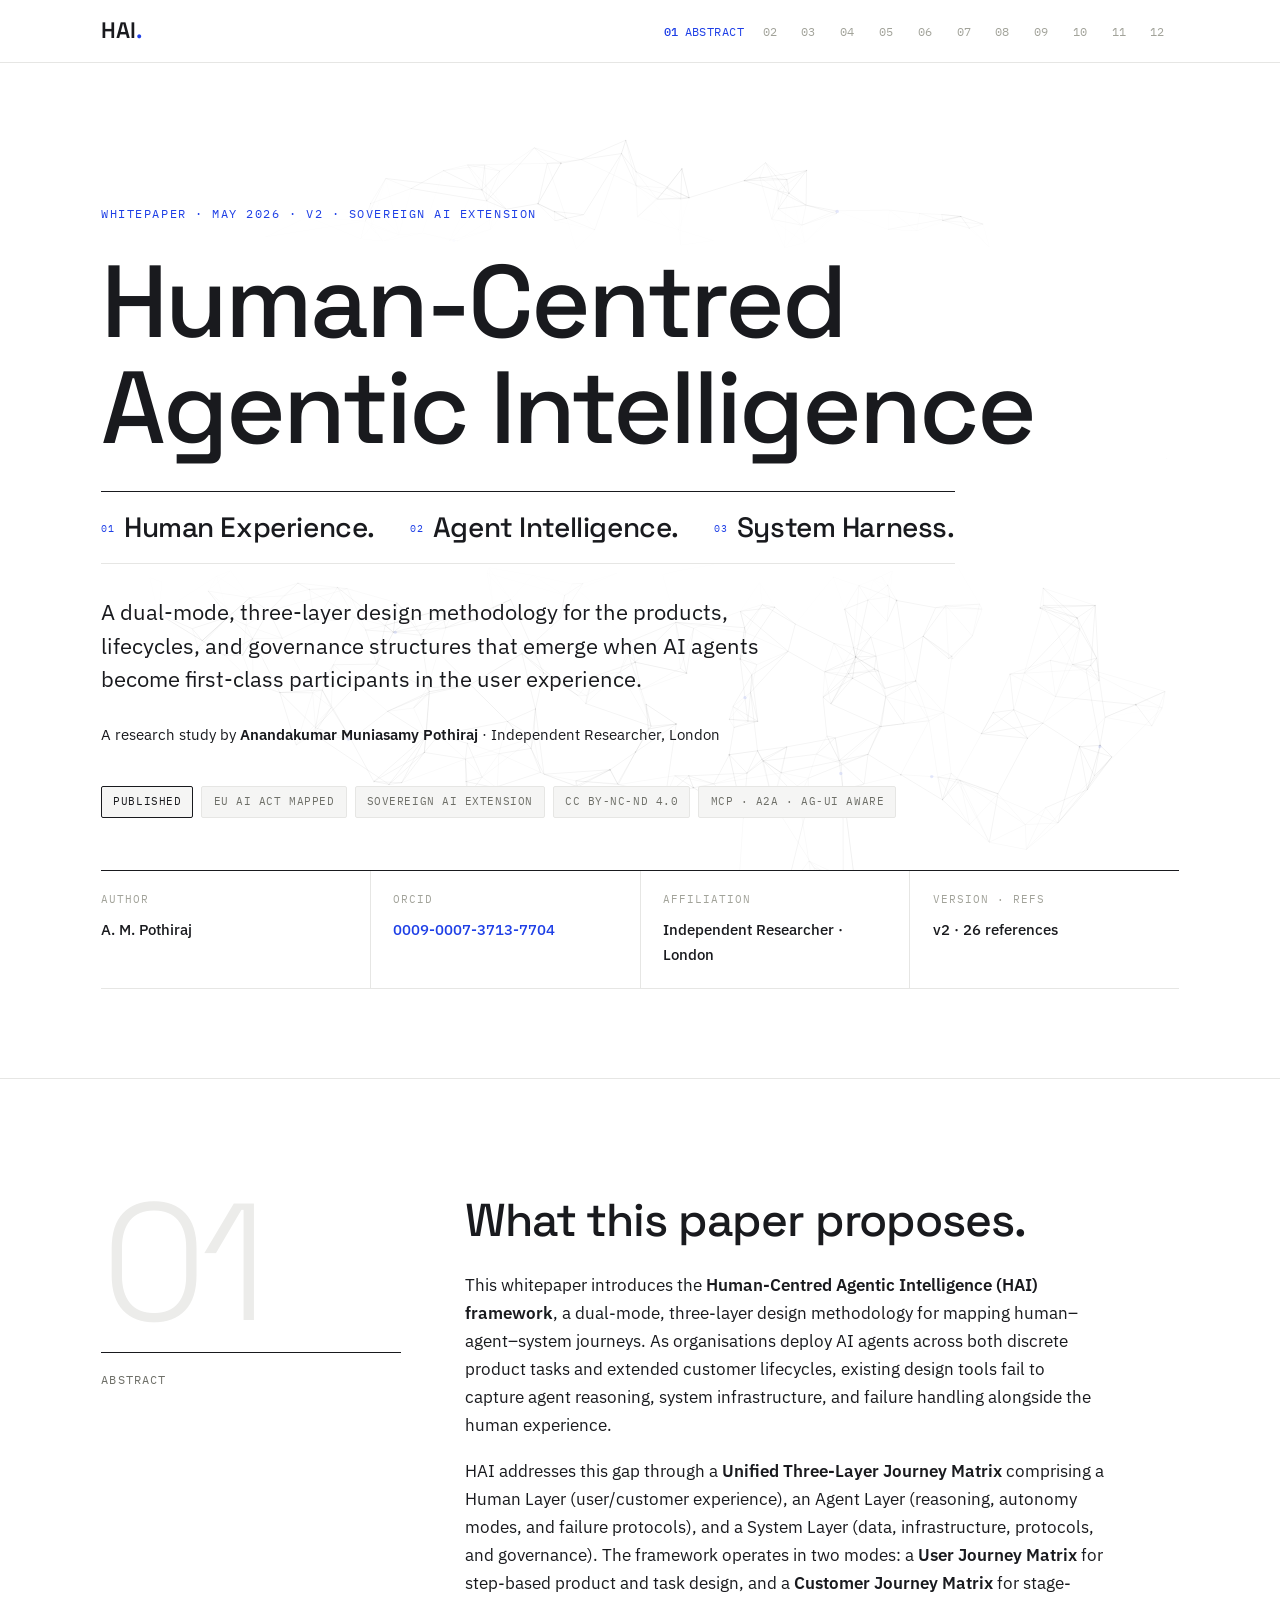
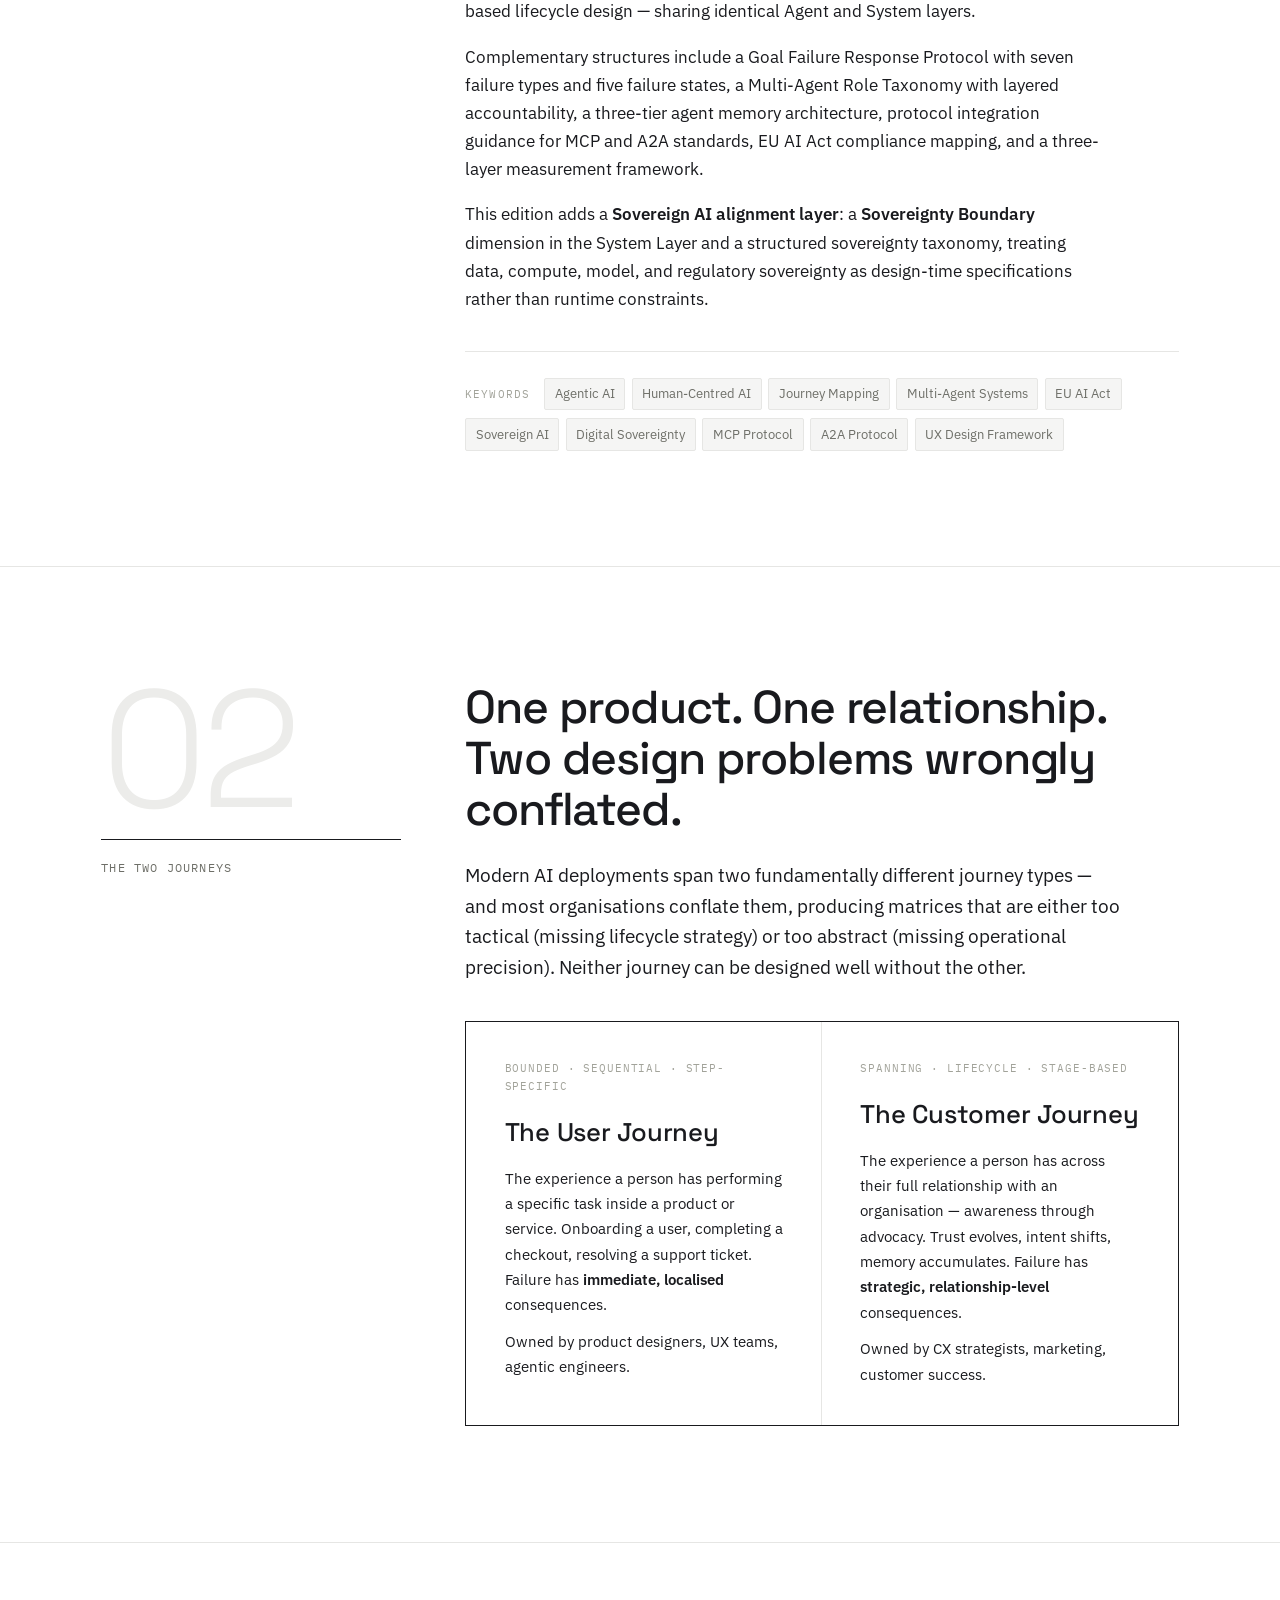
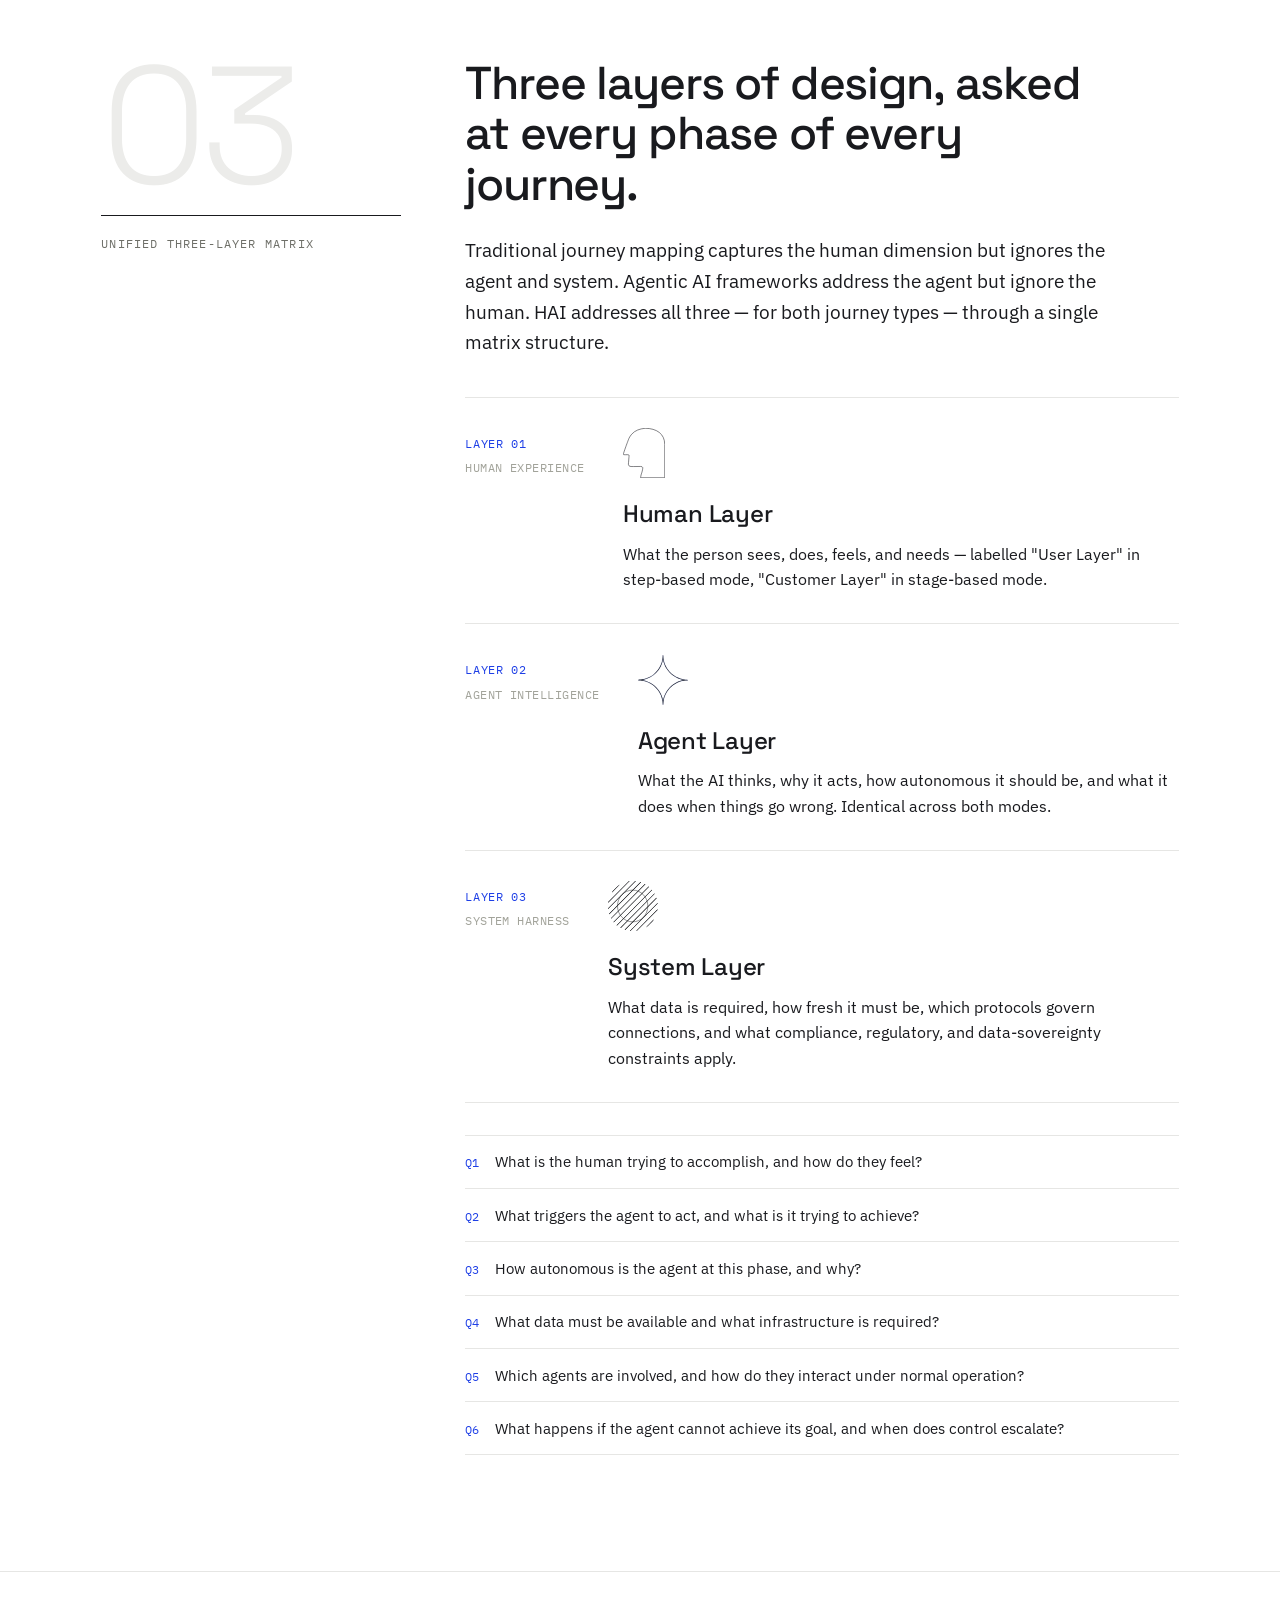
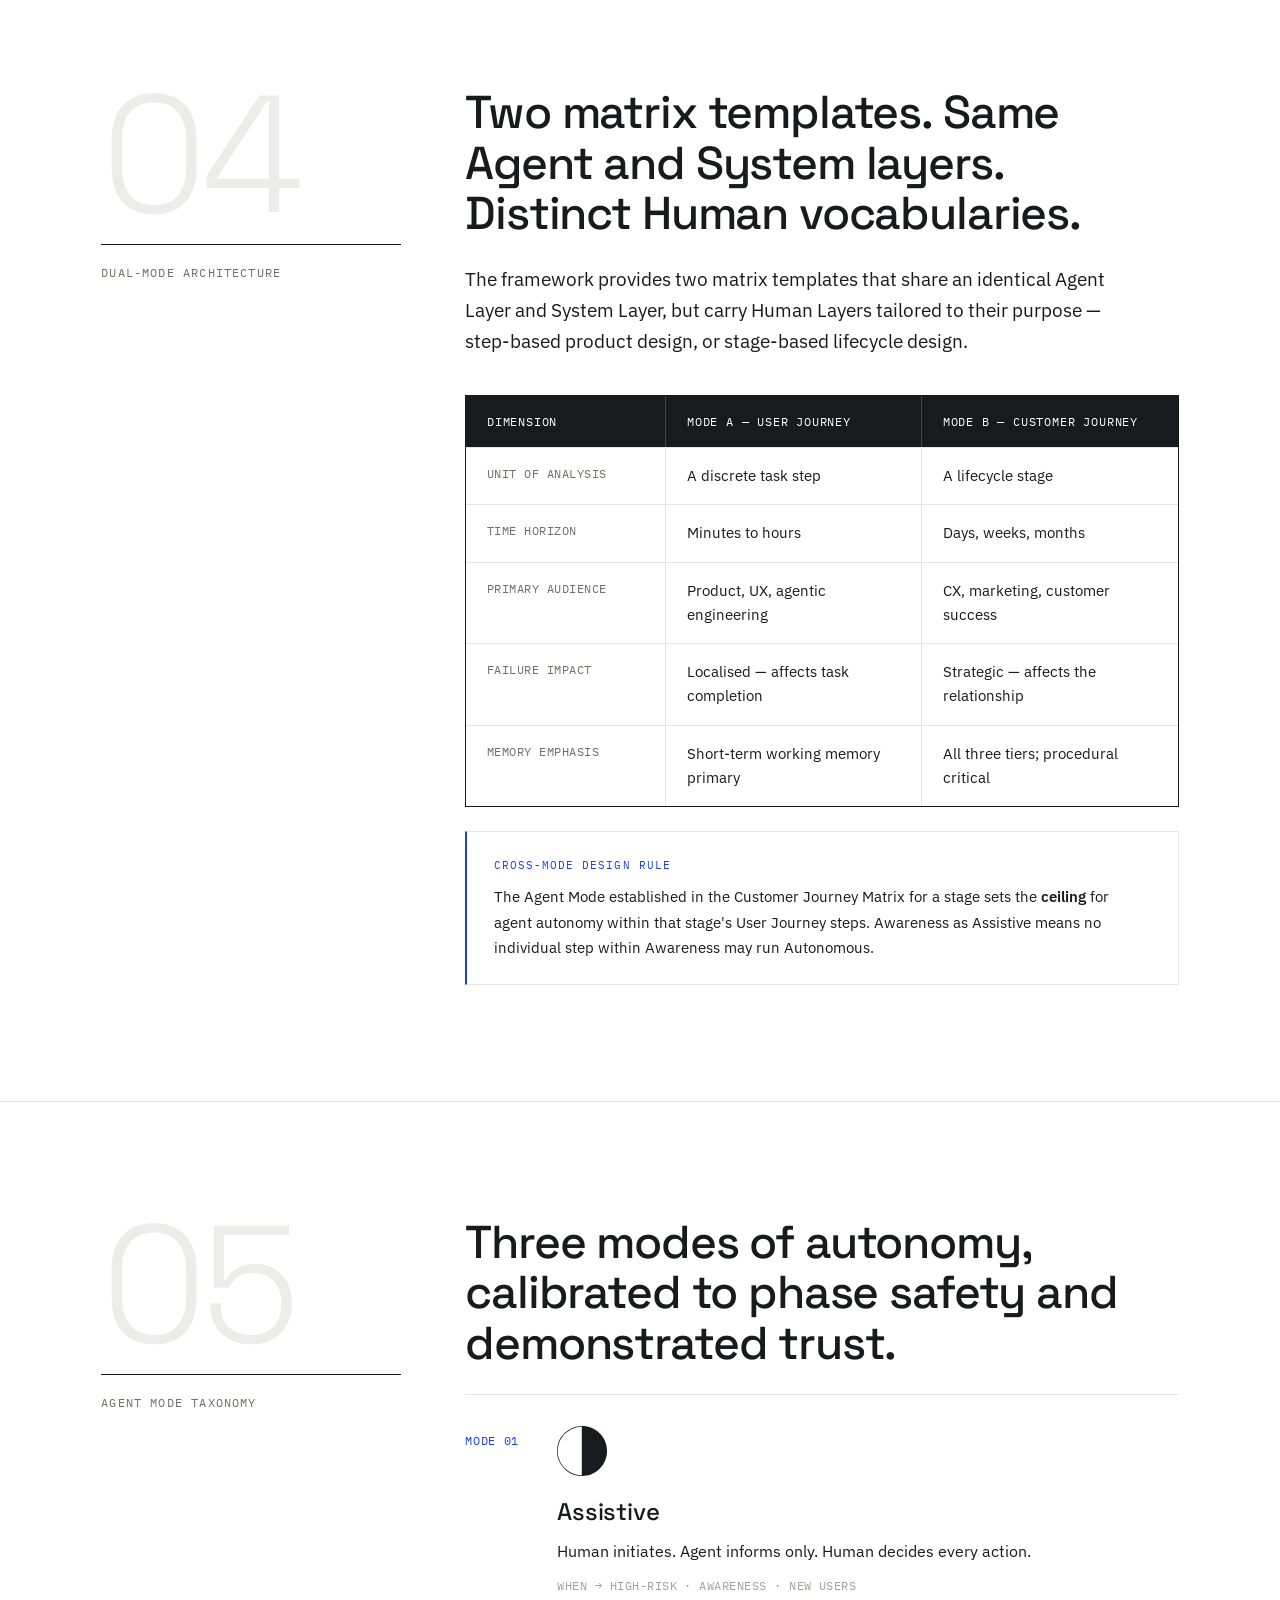
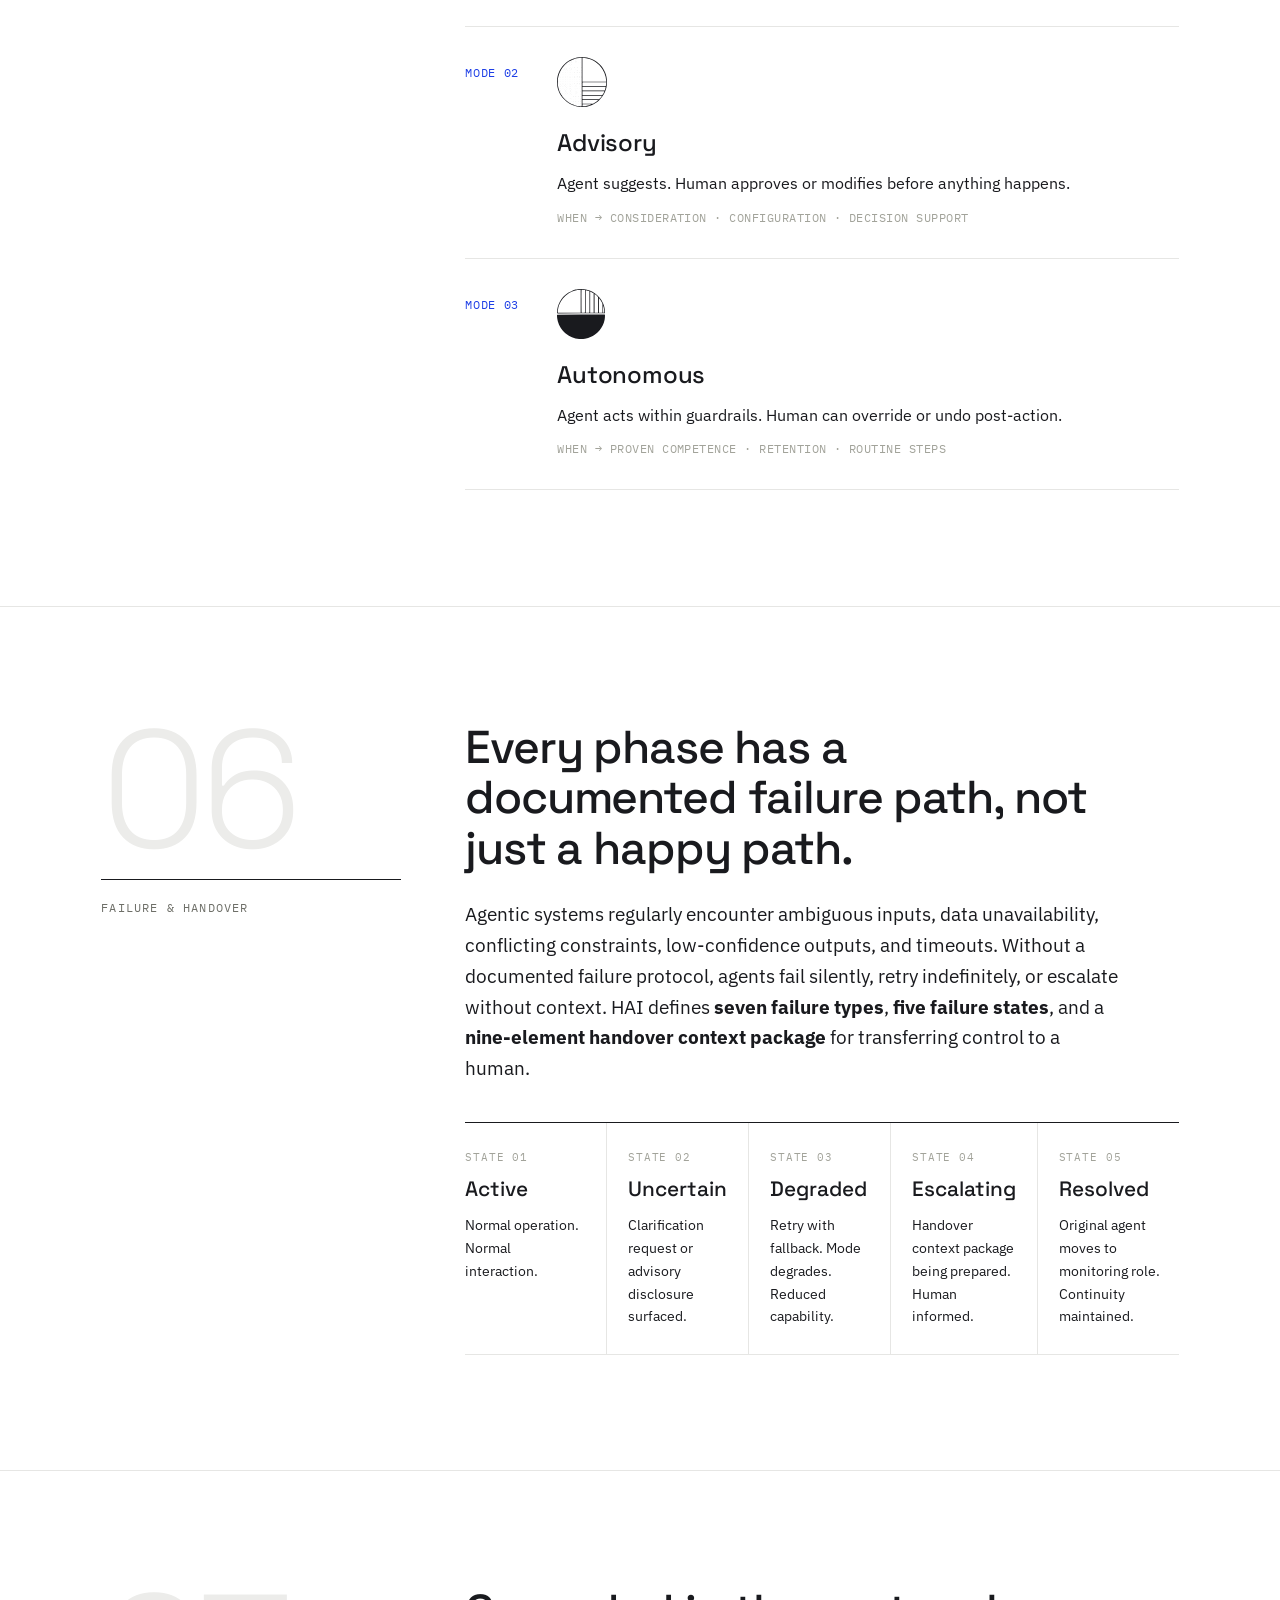
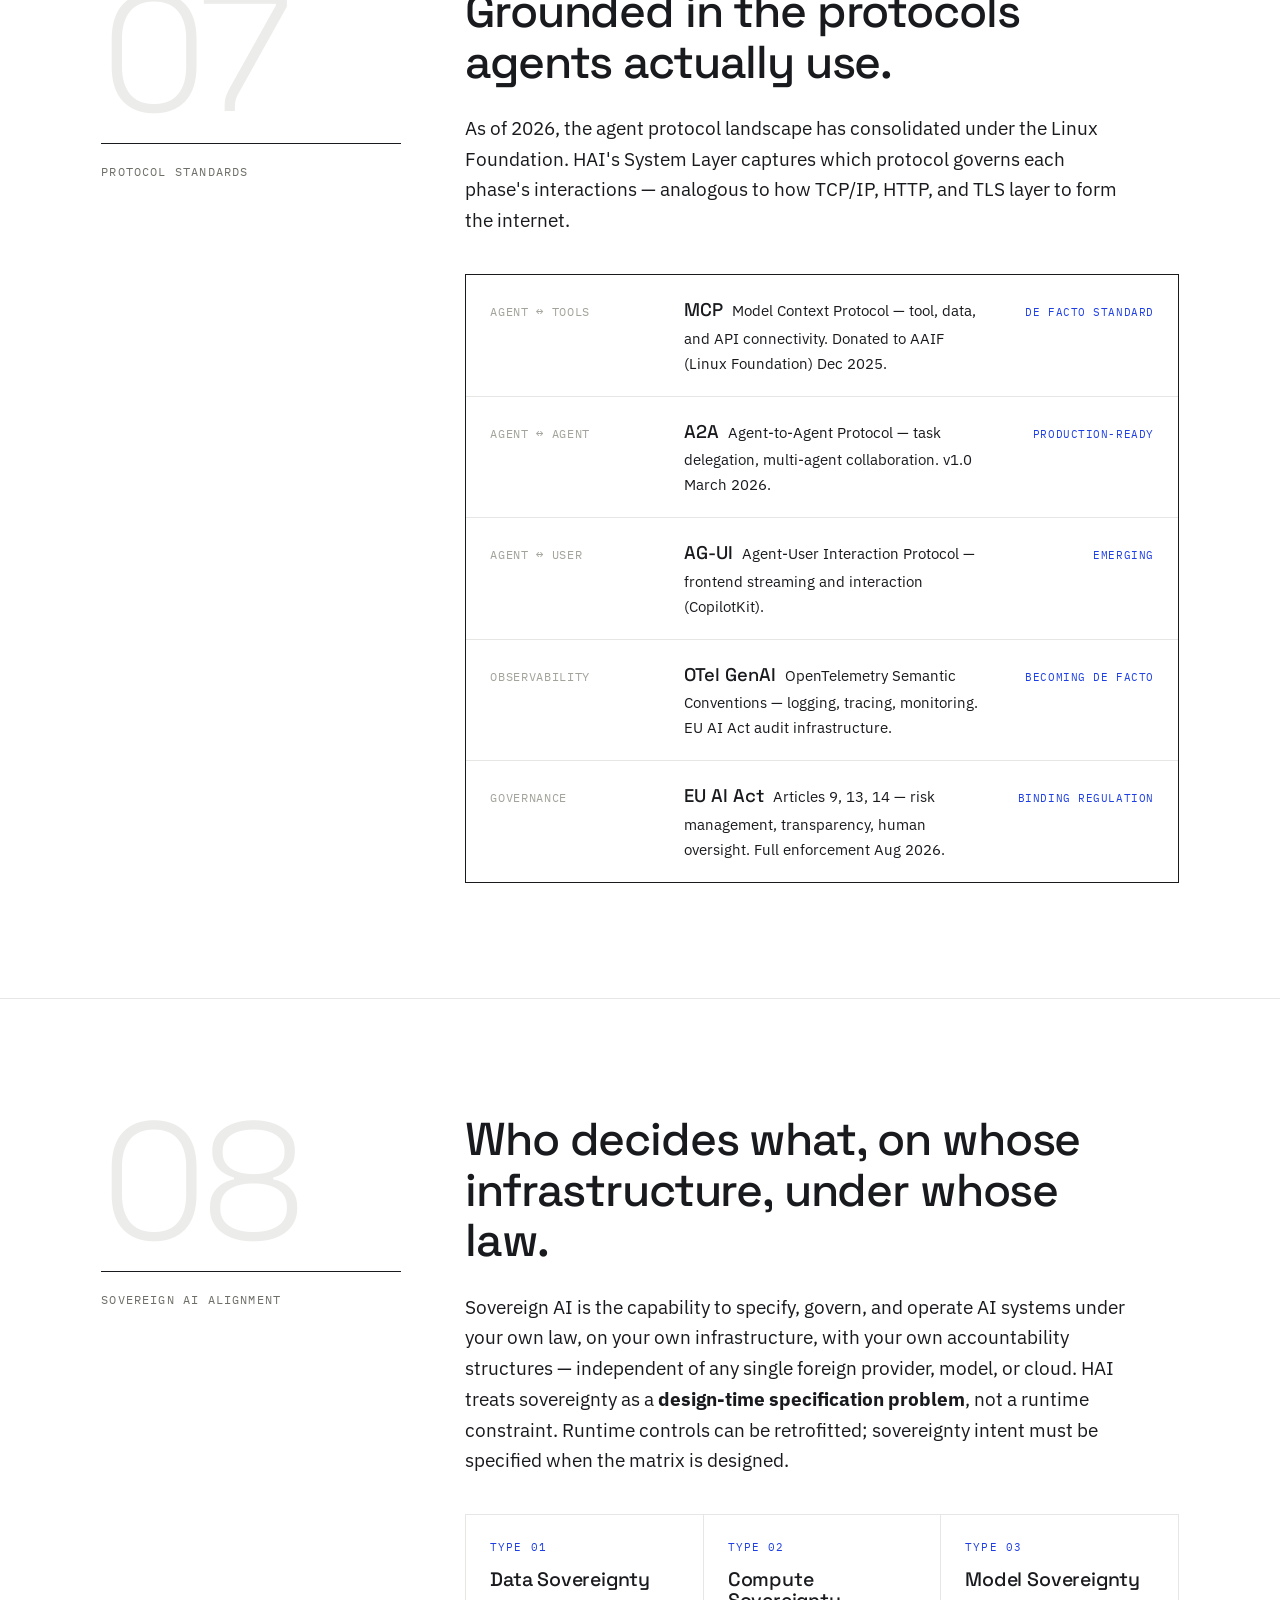
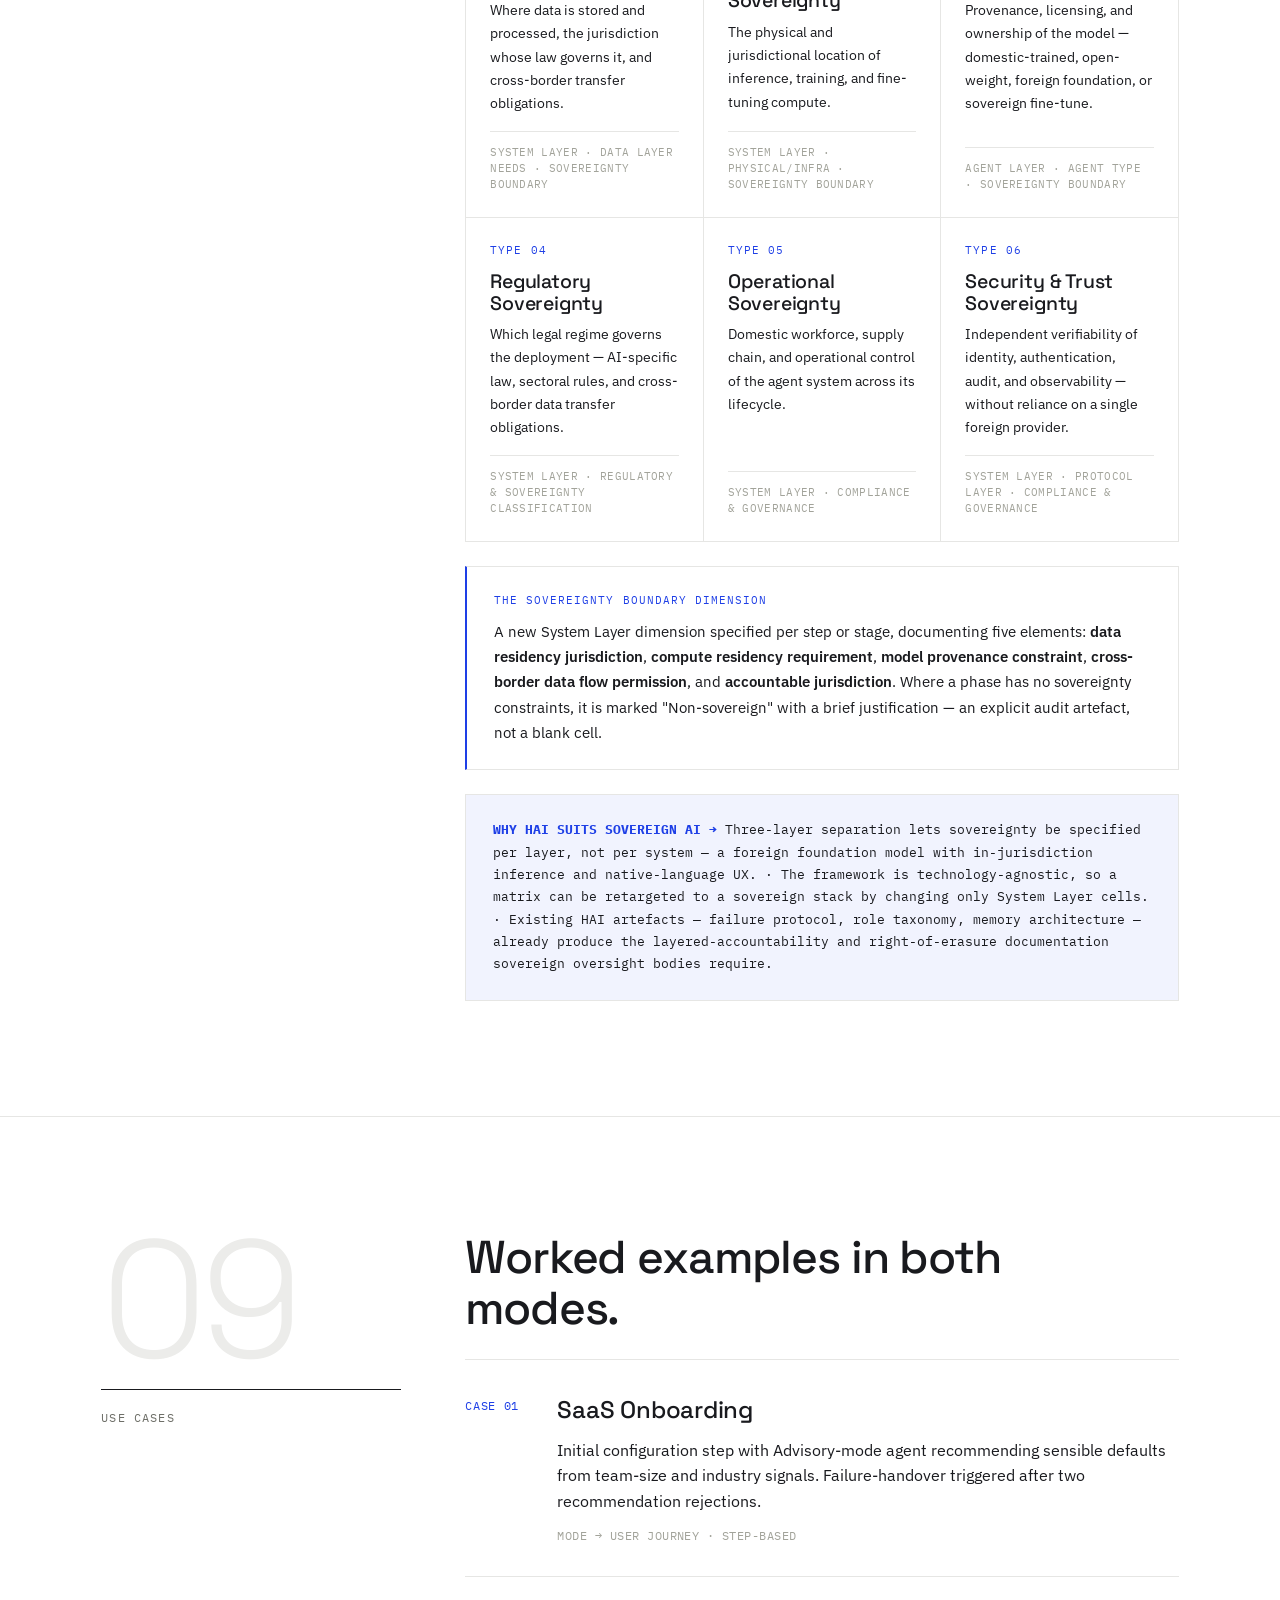
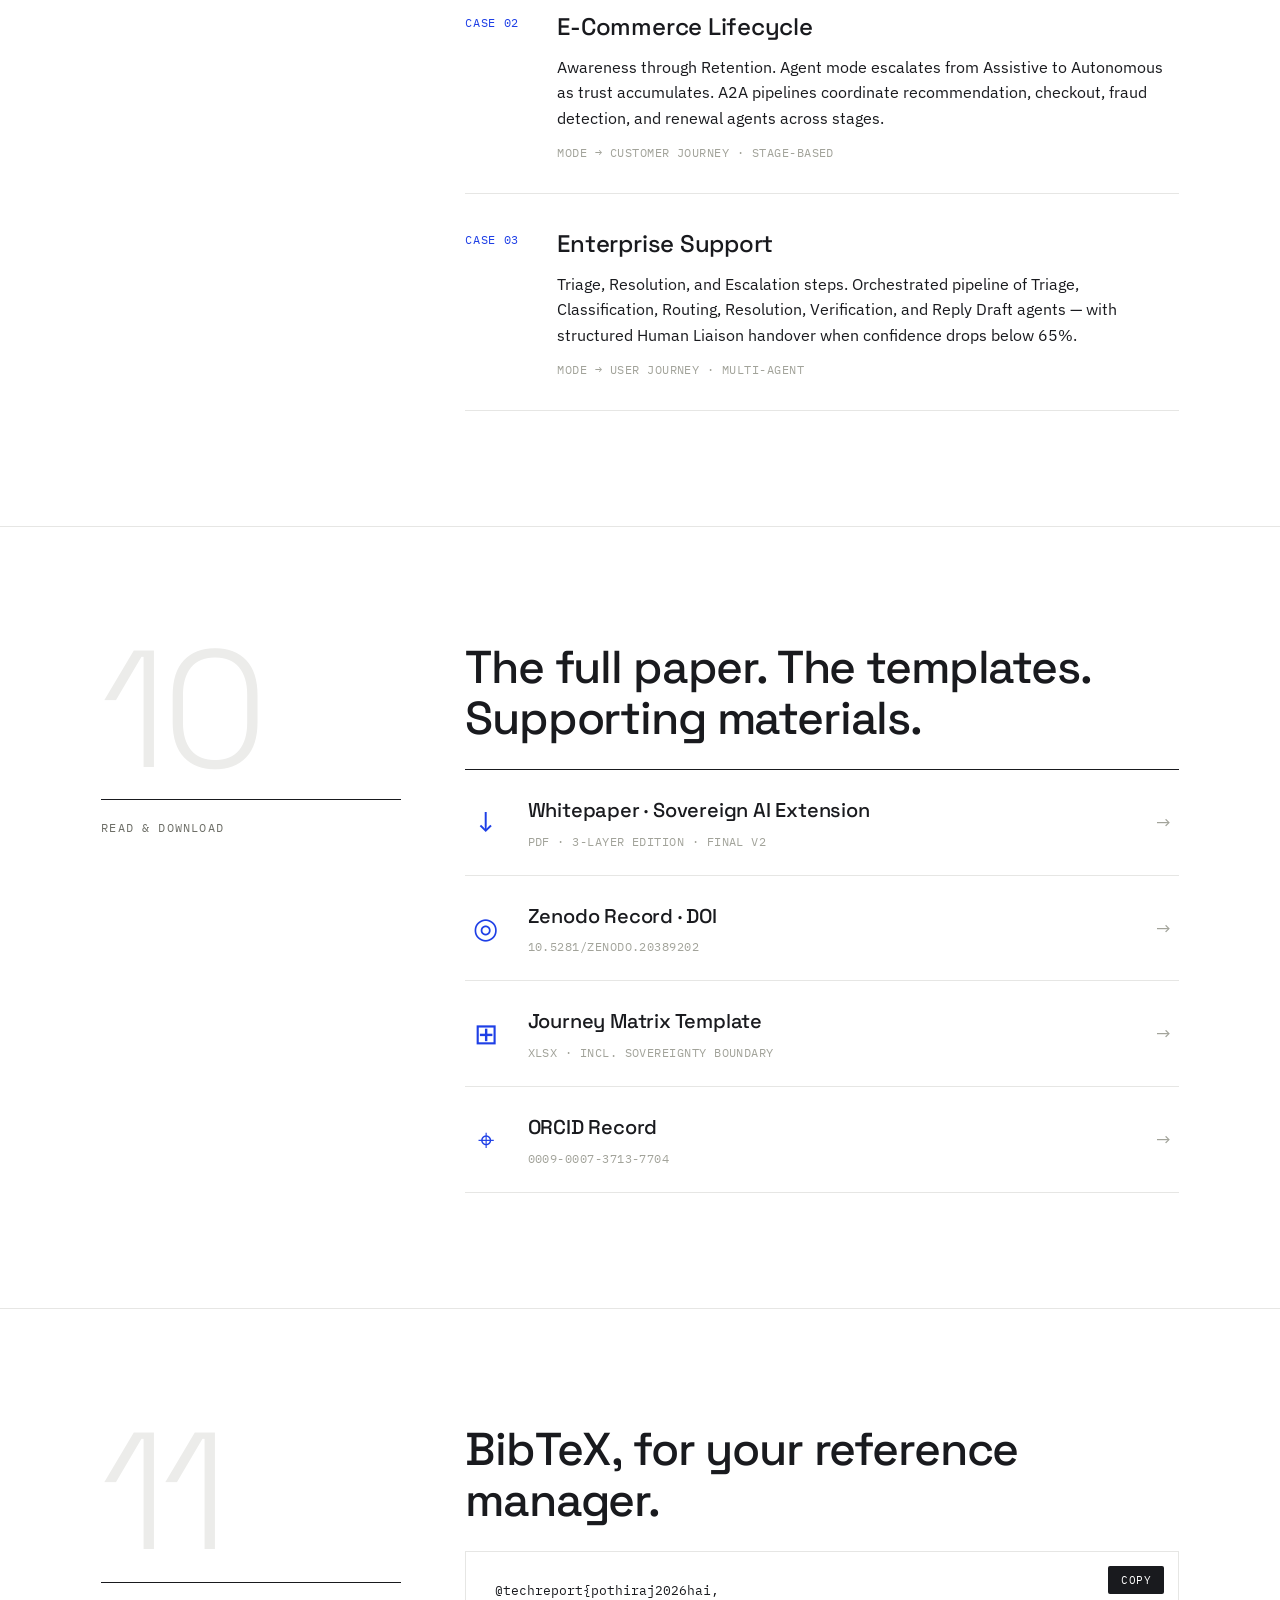
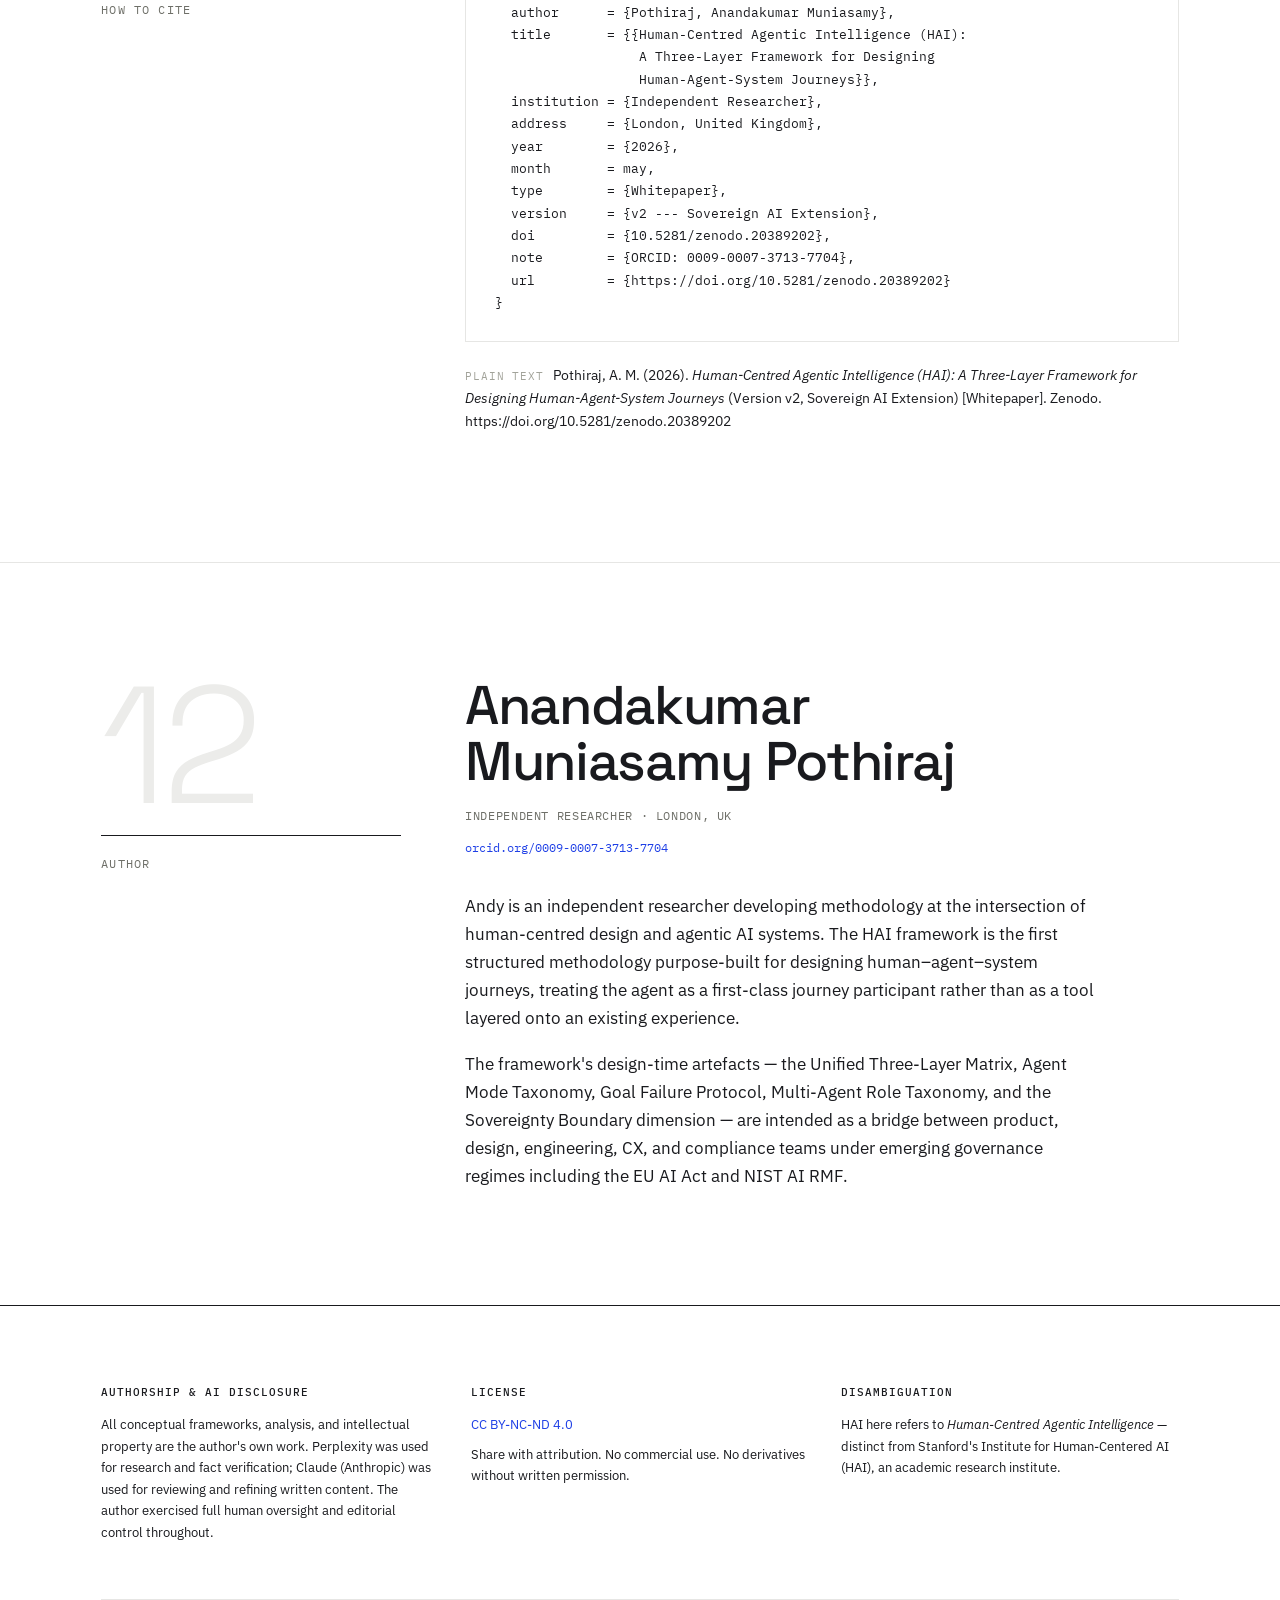
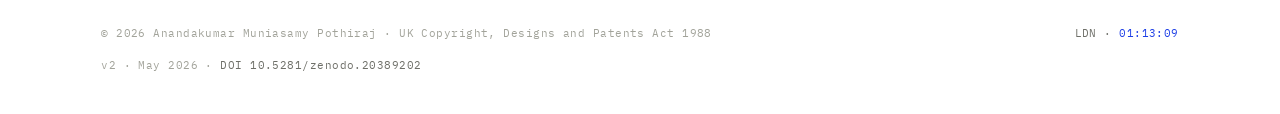
<file: index.html>
<!DOCTYPE html>
<html lang="en">
<head>
<meta charset="UTF-8" />
<meta name="viewport" content="width=device-width, initial-scale=1.0" />
<title>Human-Centred Agentic Intelligence (HAI) — A Three-Layer Framework for Human–Agent–System Journeys</title>
<meta name="description" content="Human Experience. Agent Intelligence. System Harness. HAI is a dual-mode, three-layer design methodology for mapping human–agent–system journeys in agentic AI products. The Sovereign AI Extension adds a Sovereignty Boundary dimension for specifying data residency, compute location, and model provenance at design time. By Anandakumar Muniasamy Pothiraj." />
<meta name="author" content="Anandakumar Muniasamy Pothiraj" />
<meta name="theme-color" content="#FFFFFF" />
<link rel="canonical" href="https://hai-framework.org/" />
<link rel="icon" href="/favicon.svg" type="image/svg+xml" />
<meta property="og:url" content="https://hai-framework.org/" />
<meta property="og:site_name" content="HAI Framework" />
<meta property="og:image" content="https://hai-framework.org/assets/img/Header.png" />
<meta name="twitter:card" content="summary_large_image" />
<meta name="twitter:title" content="Human-Centred Agentic Intelligence (HAI)" />
<meta name="twitter:description" content="Human Experience. Agent Intelligence. System Harness. A three-layer, dual-mode framework for designing human–agent–system journeys." />
<meta name="twitter:image" content="https://hai-framework.org/assets/img/Header.png" />

<!-- Open Graph -->
<meta property="og:title" content="Human-Centred Agentic Intelligence (HAI)" />
<meta property="og:description" content="Human Experience. Agent Intelligence. System Harness. A three-layer, dual-mode framework for designing human–agent–system journeys in agentic AI products — now extended with a Sovereign AI alignment layer." />
<meta property="og:type" content="article" />
<meta property="article:author" content="Anandakumar Muniasamy Pothiraj" />
<meta property="article:published_time" content="2026-05-26" />

<!-- Citation metadata for Google Scholar / Hugging Face Papers -->
<meta name="citation_title" content="Human-Centred Agentic Intelligence (HAI): A Three-Layer Framework for Designing Human-Agent-System Journeys" />
<meta name="citation_author" content="Pothiraj, Anandakumar Muniasamy" />
<meta name="citation_publication_date" content="2026/05" />
<meta name="citation_doi" content="10.5281/zenodo.20389202" />
<meta name="citation_public_url" content="https://doi.org/10.5281/zenodo.20389202" />
<meta name="citation_pdf_url" content="https://zenodo.org/records/20389202/files/HAI_Whitepaper_3_layer_sovereign-AI.pdf" />

<link rel="preconnect" href="https://fonts.googleapis.com" />
<link rel="preconnect" href="https://fonts.gstatic.com" crossorigin />
<link href="https://fonts.googleapis.com/css2?family=IBM+Plex+Mono:wght@400;500&family=IBM+Plex+Sans:ital,wght@0,400;0,500;0,600;0,700;1,400&family=Space+Grotesk:wght@300;400;500;600;700&display=swap" rel="stylesheet" />

<link rel="stylesheet" href="/css/style.css" />
</head>
<body>

<div class="scroll-progress" id="progress" aria-hidden="true"></div>

<!-- ━━━━━━━━━━ STICKY NAVIGATOR ━━━━━━━━━━ -->
<nav class="nav">
  <div class="nav-inner">
    <a href="#top" class="wordmark">HAI<span class="dot">.</span></a>
    <div class="rail" id="rail">
      <a class="rail-item" href="#abstract"><span class="rail-num">01</span><span class="rail-label">Abstract</span></a>
      <a class="rail-item" href="#problem"><span class="rail-num">02</span><span class="rail-label">Two Journeys</span></a>
      <a class="rail-item" href="#framework"><span class="rail-num">03</span><span class="rail-label">Framework</span></a>
      <a class="rail-item" href="#modes"><span class="rail-num">04</span><span class="rail-label">Dual-Mode</span></a>
      <a class="rail-item" href="#agent-modes"><span class="rail-num">05</span><span class="rail-label">Agent Modes</span></a>
      <a class="rail-item" href="#failure"><span class="rail-num">06</span><span class="rail-label">Failure</span></a>
      <a class="rail-item" href="#protocols"><span class="rail-num">07</span><span class="rail-label">Protocols</span></a>
      <a class="rail-item" href="#sovereignty"><span class="rail-num">08</span><span class="rail-label">Sovereignty</span></a>
      <a class="rail-item" href="#cases"><span class="rail-num">09</span><span class="rail-label">Use Cases</span></a>
      <a class="rail-item" href="#paper"><span class="rail-num">10</span><span class="rail-label">Paper</span></a>
      <a class="rail-item" href="#cite"><span class="rail-num">11</span><span class="rail-label">Cite</span></a>
      <a class="rail-item" href="#author"><span class="rail-num">12</span><span class="rail-label">Author</span></a>
    </div>
  </div>
</nav>

<div id="top"></div>

<!-- ━━━━━━━━━━ HERO ━━━━━━━━━━ -->
<header class="hero">
  <canvas class="hero-net" aria-hidden="true"></canvas>
  <div class="wrap hero-stagger">
    <div class="eyebrow">Whitepaper · May 2026 · v2 · Sovereign AI Extension</div>
    <h1>Human-Centred Agentic <em>Intelligence</em></h1>
    <p class="tagline" aria-label="Human Experience. Agent Intelligence. System Harness.">
      <a href="#framework" class="tl"><span class="tl-n">01</span>Human Experience.</a>
      <a href="#framework" class="tl"><span class="tl-n">02</span>Agent Intelligence.</a>
      <a href="#framework" class="tl"><span class="tl-n">03</span>System Harness.</a>
    </p>
    <p class="hero-sub">A dual-mode, three-layer design methodology for the products, lifecycles, and governance structures that emerge when AI agents become first-class participants in the user experience.</p>
    <p class="hero-byline">A research study by <strong>Anandakumar Muniasamy Pothiraj</strong> · Independent Researcher, London</p>
    <div class="badges">
      <span class="badge lead">Published</span>
      <span class="badge">EU AI Act mapped</span>
      <span class="badge">Sovereign AI extension</span>
      <span class="badge">CC BY-NC-ND 4.0</span>
      <span class="badge">MCP · A2A · AG-UI aware</span>
    </div>
    <div class="meta-strip">
      <div class="meta-cell">
        <div class="meta-label">Author</div>
        <div class="meta-value">A. M. Pothiraj</div>
      </div>
      <div class="meta-cell">
        <div class="meta-label">ORCID</div>
        <div class="meta-value"><a href="https://orcid.org/0009-0007-3713-7704" target="_blank" rel="noopener">0009-0007-3713-7704</a></div>
      </div>
      <div class="meta-cell">
        <div class="meta-label">Affiliation</div>
        <div class="meta-value">Independent Researcher · London</div>
      </div>
      <div class="meta-cell">
        <div class="meta-label">Version · Refs</div>
        <div class="meta-value">v2 · 26 references</div>
      </div>
    </div>
  </div>
</header>

<!-- ━━━━━━━━━━ 01 — ABSTRACT ━━━━━━━━━━ -->
<section class="section reveal" id="abstract">
  <div class="wrap">
    <div class="sec-grid">
      <div class="sec-index">
        <span class="sec-numeral">01</span>
        <span class="sec-kicker">Abstract</span>
      </div>
      <div class="sec-content">
        <h2 class="sec-title">What this paper proposes.</h2>
        <div class="prose">
          <p>This whitepaper introduces the <strong>Human-Centred Agentic Intelligence (HAI) framework</strong>, a dual-mode, three-layer design methodology for mapping human–agent–system journeys. As organisations deploy AI agents across both discrete product tasks and extended customer lifecycles, existing design tools fail to capture agent reasoning, system infrastructure, and failure handling alongside the human experience.</p>
          <p>HAI addresses this gap through a <strong>Unified Three-Layer Journey Matrix</strong> comprising a Human Layer (user/customer experience), an Agent Layer (reasoning, autonomy modes, and failure protocols), and a System Layer (data, infrastructure, protocols, and governance). The framework operates in two modes: a <strong>User Journey Matrix</strong> for step-based product and task design, and a <strong>Customer Journey Matrix</strong> for stage-based lifecycle design — sharing identical Agent and System layers.</p>
          <p>Complementary structures include a Goal Failure Response Protocol with seven failure types and five failure states, a Multi-Agent Role Taxonomy with layered accountability, a three-tier agent memory architecture, protocol integration guidance for MCP and A2A standards, EU AI Act compliance mapping, and a three-layer measurement framework.</p>
          <p>This edition adds a <strong>Sovereign AI alignment layer</strong>: a <strong>Sovereignty Boundary</strong> dimension in the System Layer and a structured sovereignty taxonomy, treating data, compute, model, and regulatory sovereignty as design-time specifications rather than runtime constraints.</p>
        </div>
        <div class="keywords">
          <span class="kw-head">Keywords</span>
          <span class="kw">Agentic AI</span><span class="kw">Human-Centred AI</span><span class="kw">Journey Mapping</span><span class="kw">Multi-Agent Systems</span><span class="kw">EU AI Act</span><span class="kw">Sovereign AI</span><span class="kw">Digital Sovereignty</span><span class="kw">MCP Protocol</span><span class="kw">A2A Protocol</span><span class="kw">UX Design Framework</span>
        </div>
      </div>
    </div>
  </div>
</section>

<!-- ━━━━━━━━━━ 02 — TWO JOURNEYS ━━━━━━━━━━ -->
<section class="section reveal" id="problem">
  <div class="wrap">
    <div class="sec-grid">
      <div class="sec-index">
        <span class="sec-numeral">02</span>
        <span class="sec-kicker">The Two Journeys</span>
      </div>
      <div class="sec-content">
        <h2 class="sec-title">One product. One relationship. Two design problems wrongly conflated.</h2>
        <p class="lede">Modern AI deployments span two fundamentally different journey types — and most organisations conflate them, producing matrices that are either too tactical (missing lifecycle strategy) or too abstract (missing operational precision). Neither journey can be designed well without the other.</p>
        <div class="duo">
          <div class="duo-cell">
            <div class="duo-tag">Bounded · Sequential · Step-specific</div>
            <h3>The User Journey</h3>
            <p>The experience a person has performing a specific task inside a product or service. Onboarding a user, completing a checkout, resolving a support ticket. Failure has <strong>immediate, localised</strong> consequences.</p>
            <p>Owned by product designers, UX teams, agentic engineers.</p>
          </div>
          <div class="duo-cell">
            <div class="duo-tag">Spanning · Lifecycle · Stage-based</div>
            <h3>The Customer Journey</h3>
            <p>The experience a person has across their full relationship with an organisation — awareness through advocacy. Trust evolves, intent shifts, memory accumulates. Failure has <strong>strategic, relationship-level</strong> consequences.</p>
            <p>Owned by CX strategists, marketing, customer success.</p>
          </div>
        </div>
      </div>
    </div>
  </div>
</section>

<!-- ━━━━━━━━━━ 03 — FRAMEWORK ━━━━━━━━━━ -->
<section class="section reveal" id="framework">
  <div class="wrap">
    <div class="sec-grid">
      <div class="sec-index">
        <span class="sec-numeral">03</span>
        <span class="sec-kicker">Unified Three-Layer Matrix</span>
      </div>
      <div class="sec-content">
        <h2 class="sec-title">Three layers of design, asked at every phase of every journey.</h2>
        <p class="lede">Traditional journey mapping captures the human dimension but ignores the agent and system. Agentic AI frameworks address the agent but ignore the human. HAI addresses all three — for both journey types — through a single matrix structure.</p>
        <div class="blocks">
          <div class="block">
            <div class="block-tag">Layer 01<span class="block-tag-sub">Human Experience</span></div>
            <div>
              <img class="block-icon" src="/assets/img/Human_Layer.svg" alt="" />
              <h3>Human Layer</h3>
              <p>What the person sees, does, feels, and needs — labelled "User Layer" in step-based mode, "Customer Layer" in stage-based mode.</p>
            </div>
          </div>
          <div class="block">
            <div class="block-tag">Layer 02<span class="block-tag-sub">Agent Intelligence</span></div>
            <div>
              <img class="block-icon" src="/assets/img/Agent_Layer.svg" alt="" />
              <h3>Agent Layer</h3>
              <p>What the AI thinks, why it acts, how autonomous it should be, and what it does when things go wrong. Identical across both modes.</p>
            </div>
          </div>
          <div class="block">
            <div class="block-tag">Layer 03<span class="block-tag-sub">System Harness</span></div>
            <div>
              <img class="block-icon" src="/assets/img/System_Layer.svg" alt="" />
              <h3>System Layer</h3>
              <p>What data is required, how fresh it must be, which protocols govern connections, and what compliance, regulatory, and data-sovereignty constraints apply.</p>
            </div>
          </div>
        </div>
        <div class="qlist">
          <div class="q"><span class="qn">Q1</span><span>What is the human trying to accomplish, and how do they feel?</span></div>
          <div class="q"><span class="qn">Q2</span><span>What triggers the agent to act, and what is it trying to achieve?</span></div>
          <div class="q"><span class="qn">Q3</span><span>How autonomous is the agent at this phase, and why?</span></div>
          <div class="q"><span class="qn">Q4</span><span>What data must be available and what infrastructure is required?</span></div>
          <div class="q"><span class="qn">Q5</span><span>Which agents are involved, and how do they interact under normal operation?</span></div>
          <div class="q"><span class="qn">Q6</span><span>What happens if the agent cannot achieve its goal, and when does control escalate?</span></div>
        </div>
      </div>
    </div>
  </div>
</section>

<!-- ━━━━━━━━━━ 04 — DUAL-MODE ━━━━━━━━━━ -->
<section class="section reveal" id="modes">
  <div class="wrap">
    <div class="sec-grid">
      <div class="sec-index">
        <span class="sec-numeral">04</span>
        <span class="sec-kicker">Dual-Mode Architecture</span>
      </div>
      <div class="sec-content">
        <h2 class="sec-title">Two matrix templates. Same Agent and System layers. Distinct Human vocabularies.</h2>
        <p class="lede">The framework provides two matrix templates that share an identical Agent Layer and System Layer, but carry Human Layers tailored to their purpose — step-based product design, or stage-based lifecycle design.</p>
        <div class="spec">
          <div class="spec-row head">
            <div class="spec-cell">Dimension</div>
            <div class="spec-cell">Mode A — User Journey</div>
            <div class="spec-cell">Mode B — Customer Journey</div>
          </div>
          <div class="spec-row">
            <div class="spec-cell key">Unit of analysis</div>
            <div class="spec-cell">A discrete task step</div>
            <div class="spec-cell">A lifecycle stage</div>
          </div>
          <div class="spec-row">
            <div class="spec-cell key">Time horizon</div>
            <div class="spec-cell">Minutes to hours</div>
            <div class="spec-cell">Days, weeks, months</div>
          </div>
          <div class="spec-row">
            <div class="spec-cell key">Primary audience</div>
            <div class="spec-cell">Product, UX, agentic engineering</div>
            <div class="spec-cell">CX, marketing, customer success</div>
          </div>
          <div class="spec-row">
            <div class="spec-cell key">Failure impact</div>
            <div class="spec-cell">Localised — affects task completion</div>
            <div class="spec-cell">Strategic — affects the relationship</div>
          </div>
          <div class="spec-row">
            <div class="spec-cell key">Memory emphasis</div>
            <div class="spec-cell">Short-term working memory primary</div>
            <div class="spec-cell">All three tiers; procedural critical</div>
          </div>
        </div>
        <div class="callout">
          <span class="co-label">Cross-mode design rule</span>
          <p>The Agent Mode established in the Customer Journey Matrix for a stage sets the <em>ceiling</em> for agent autonomy within that stage's User Journey steps. Awareness as Assistive means no individual step within Awareness may run Autonomous.</p>
        </div>
      </div>
    </div>
  </div>
</section>

<!-- ━━━━━━━━━━ 05 — AGENT MODES ━━━━━━━━━━ -->
<section class="section reveal" id="agent-modes">
  <div class="wrap">
    <div class="sec-grid">
      <div class="sec-index">
        <span class="sec-numeral">05</span>
        <span class="sec-kicker">Agent Mode Taxonomy</span>
      </div>
      <div class="sec-content">
        <h2 class="sec-title">Three modes of autonomy, calibrated to phase safety and demonstrated trust.</h2>
        <div class="blocks">
          <div class="block">
            <div class="block-tag">Mode 01</div>
            <div>
              <img class="block-icon" src="/assets/img/Assistive.svg" alt="" />
              <h3>Assistive</h3>
              <p>Human initiates. Agent informs only. Human decides every action.</p>
              <div class="when">When → high-risk · awareness · new users</div>
            </div>
          </div>
          <div class="block">
            <div class="block-tag">Mode 02</div>
            <div>
              <img class="block-icon" src="/assets/img/Advisory.svg" alt="" />
              <h3>Advisory</h3>
              <p>Agent suggests. Human approves or modifies before anything happens.</p>
              <div class="when">When → consideration · configuration · decision support</div>
            </div>
          </div>
          <div class="block">
            <div class="block-tag">Mode 03</div>
            <div>
              <img class="block-icon" src="/assets/img/autonomous.svg" alt="" />
              <h3>Autonomous</h3>
              <p>Agent acts within guardrails. Human can override or undo post-action.</p>
              <div class="when">When → proven competence · retention · routine steps</div>
            </div>
          </div>
        </div>
      </div>
    </div>
  </div>
</section>

<!-- ━━━━━━━━━━ 06 — FAILURE ━━━━━━━━━━ -->
<section class="section reveal" id="failure">
  <div class="wrap">
    <div class="sec-grid">
      <div class="sec-index">
        <span class="sec-numeral">06</span>
        <span class="sec-kicker">Failure &amp; Handover</span>
      </div>
      <div class="sec-content">
        <h2 class="sec-title">Every phase has a documented failure path, not just a happy path.</h2>
        <p class="lede">Agentic systems regularly encounter ambiguous inputs, data unavailability, conflicting constraints, low-confidence outputs, and timeouts. Without a documented failure protocol, agents fail silently, retry indefinitely, or escalate without context. HAI defines <strong style="color:var(--ink);">seven failure types</strong>, <strong style="color:var(--ink);">five failure states</strong>, and a <strong style="color:var(--ink);">nine-element handover context package</strong> for transferring control to a human.</p>
        <div class="stepper">
          <div class="step">
            <div class="step-num">State 01</div>
            <h3>Active</h3>
            <p>Normal operation. Normal interaction.</p>
          </div>
          <div class="step">
            <div class="step-num">State 02</div>
            <h3>Uncertain</h3>
            <p>Clarification request or advisory disclosure surfaced.</p>
          </div>
          <div class="step">
            <div class="step-num">State 03</div>
            <h3>Degraded</h3>
            <p>Retry with fallback. Mode degrades. Reduced capability.</p>
          </div>
          <div class="step">
            <div class="step-num">State 04</div>
            <h3>Escalating</h3>
            <p>Handover context package being prepared. Human informed.</p>
          </div>
          <div class="step">
            <div class="step-num">State 05</div>
            <h3>Resolved</h3>
            <p>Original agent moves to monitoring role. Continuity maintained.</p>
          </div>
        </div>
      </div>
    </div>
  </div>
</section>

<!-- ━━━━━━━━━━ 07 — PROTOCOLS ━━━━━━━━━━ -->
<section class="section reveal" id="protocols">
  <div class="wrap">
    <div class="sec-grid">
      <div class="sec-index">
        <span class="sec-numeral">07</span>
        <span class="sec-kicker">Protocol Standards</span>
      </div>
      <div class="sec-content">
        <h2 class="sec-title">Grounded in the protocols agents actually use.</h2>
        <p class="lede">As of 2026, the agent protocol landscape has consolidated under the Linux Foundation. HAI's System Layer captures which protocol governs each phase's interactions — analogous to how TCP/IP, HTTP, and TLS layer to form the internet.</p>
        <div class="stack">
          <div class="stack-row">
            <div class="stack-layer">Agent ↔ Tools</div>
            <div class="stack-proto"><strong>MCP</strong>Model Context Protocol — tool, data, and API connectivity. Donated to AAIF (Linux Foundation) Dec 2025.</div>
            <div class="stack-status">De facto standard</div>
          </div>
          <div class="stack-row">
            <div class="stack-layer">Agent ↔ Agent</div>
            <div class="stack-proto"><strong>A2A</strong>Agent-to-Agent Protocol — task delegation, multi-agent collaboration. v1.0 March 2026.</div>
            <div class="stack-status">Production-ready</div>
          </div>
          <div class="stack-row">
            <div class="stack-layer">Agent ↔ User</div>
            <div class="stack-proto"><strong>AG-UI</strong>Agent-User Interaction Protocol — frontend streaming and interaction (CopilotKit).</div>
            <div class="stack-status">Emerging</div>
          </div>
          <div class="stack-row">
            <div class="stack-layer">Observability</div>
            <div class="stack-proto"><strong>OTel GenAI</strong>OpenTelemetry Semantic Conventions — logging, tracing, monitoring. EU AI Act audit infrastructure.</div>
            <div class="stack-status">Becoming de facto</div>
          </div>
          <div class="stack-row">
            <div class="stack-layer">Governance</div>
            <div class="stack-proto"><strong>EU AI Act</strong>Articles 9, 13, 14 — risk management, transparency, human oversight. Full enforcement Aug 2026.</div>
            <div class="stack-status">Binding regulation</div>
          </div>
        </div>
      </div>
    </div>
  </div>
</section>

<!-- ━━━━━━━━━━ 08 — SOVEREIGN AI ━━━━━━━━━━ -->
<section class="section reveal" id="sovereignty">
  <div class="wrap">
    <div class="sec-grid">
      <div class="sec-index">
        <span class="sec-numeral">08</span>
        <span class="sec-kicker">Sovereign AI Alignment</span>
      </div>
      <div class="sec-content">
        <h2 class="sec-title">Who decides what, on whose infrastructure, under whose law.</h2>
        <p class="lede">Sovereign AI is the capability to specify, govern, and operate AI systems under your own law, on your own infrastructure, with your own accountability structures — independent of any single foreign provider, model, or cloud. HAI treats sovereignty as a <strong style="color:var(--ink);">design-time specification problem</strong>, not a runtime constraint. Runtime controls can be retrofitted; sovereignty intent must be specified when the matrix is designed.</p>
        <div class="sov-grid">
          <div class="sov-card">
            <div class="sov-num">Type 01</div>
            <h3>Data Sovereignty</h3>
            <p>Where data is stored and processed, the jurisdiction whose law governs it, and cross-border transfer obligations.</p>
            <div class="sov-map">System Layer · Data Layer Needs · Sovereignty Boundary</div>
          </div>
          <div class="sov-card">
            <div class="sov-num">Type 02</div>
            <h3>Compute Sovereignty</h3>
            <p>The physical and jurisdictional location of inference, training, and fine-tuning compute.</p>
            <div class="sov-map">System Layer · Physical/Infra · Sovereignty Boundary</div>
          </div>
          <div class="sov-card">
            <div class="sov-num">Type 03</div>
            <h3>Model Sovereignty</h3>
            <p>Provenance, licensing, and ownership of the model — domestic-trained, open-weight, foreign foundation, or sovereign fine-tune.</p>
            <div class="sov-map">Agent Layer · Agent Type · Sovereignty Boundary</div>
          </div>
          <div class="sov-card">
            <div class="sov-num">Type 04</div>
            <h3>Regulatory Sovereignty</h3>
            <p>Which legal regime governs the deployment — AI-specific law, sectoral rules, and cross-border data transfer obligations.</p>
            <div class="sov-map">System Layer · Regulatory &amp; Sovereignty Classification</div>
          </div>
          <div class="sov-card">
            <div class="sov-num">Type 05</div>
            <h3>Operational Sovereignty</h3>
            <p>Domestic workforce, supply chain, and operational control of the agent system across its lifecycle.</p>
            <div class="sov-map">System Layer · Compliance &amp; Governance</div>
          </div>
          <div class="sov-card">
            <div class="sov-num">Type 06</div>
            <h3>Security &amp; Trust Sovereignty</h3>
            <p>Independent verifiability of identity, authentication, audit, and observability — without reliance on a single foreign provider.</p>
            <div class="sov-map">System Layer · Protocol Layer · Compliance &amp; Governance</div>
          </div>
        </div>
        <div class="callout">
          <span class="co-label">The Sovereignty Boundary dimension</span>
          <p>A new System Layer dimension specified per step or stage, documenting five elements: <em>data residency jurisdiction</em>, <em>compute residency requirement</em>, <em>model provenance constraint</em>, <em>cross-border data flow permission</em>, and <em>accountable jurisdiction</em>. Where a phase has no sovereignty constraints, it is marked "Non-sovereign" with a brief justification — an explicit audit artefact, not a blank cell.</p>
        </div>
        <div class="note-strip">
          <strong>WHY HAI SUITS SOVEREIGN AI →</strong> Three-layer separation lets sovereignty be specified per layer, not per system — a foreign foundation model with in-jurisdiction inference and native-language UX. · The framework is technology-agnostic, so a matrix can be retargeted to a sovereign stack by changing only System Layer cells. · Existing HAI artefacts — failure protocol, role taxonomy, memory architecture — already produce the layered-accountability and right-of-erasure documentation sovereign oversight bodies require.
        </div>
      </div>
    </div>
  </div>
</section>

<!-- ━━━━━━━━━━ 09 — USE CASES ━━━━━━━━━━ -->
<section class="section reveal" id="cases">
  <div class="wrap">
    <div class="sec-grid">
      <div class="sec-index">
        <span class="sec-numeral">09</span>
        <span class="sec-kicker">Use Cases</span>
      </div>
      <div class="sec-content">
        <h2 class="sec-title">Worked examples in both modes.</h2>
        <div class="blocks">
          <div class="block">
            <div class="block-tag">Case 01</div>
            <div>
              <h3>SaaS Onboarding</h3>
              <p>Initial configuration step with Advisory-mode agent recommending sensible defaults from team-size and industry signals. Failure-handover triggered after two recommendation rejections.</p>
              <div class="when">Mode → User Journey · Step-based</div>
            </div>
          </div>
          <div class="block">
            <div class="block-tag">Case 02</div>
            <div>
              <h3>E-Commerce Lifecycle</h3>
              <p>Awareness through Retention. Agent mode escalates from Assistive to Autonomous as trust accumulates. A2A pipelines coordinate recommendation, checkout, fraud detection, and renewal agents across stages.</p>
              <div class="when">Mode → Customer Journey · Stage-based</div>
            </div>
          </div>
          <div class="block">
            <div class="block-tag">Case 03</div>
            <div>
              <h3>Enterprise Support</h3>
              <p>Triage, Resolution, and Escalation steps. Orchestrated pipeline of Triage, Classification, Routing, Resolution, Verification, and Reply Draft agents — with structured Human Liaison handover when confidence drops below 65%.</p>
              <div class="when">Mode → User Journey · Multi-agent</div>
            </div>
          </div>
        </div>
      </div>
    </div>
  </div>
</section>

<!-- ━━━━━━━━━━ 10 — READ & DOWNLOAD ━━━━━━━━━━ -->
<section class="section reveal" id="paper">
  <div class="wrap">
    <div class="sec-grid">
      <div class="sec-index">
        <span class="sec-numeral">10</span>
        <span class="sec-kicker">Read &amp; Download</span>
      </div>
      <div class="sec-content">
        <h2 class="sec-title">The full paper. The templates. Supporting materials.</h2>
        <div class="dl-list">
          <a href="https://zenodo.org/records/20389202/files/HAI_Whitepaper_3_layer_sovereign-AI.pdf?download=1" class="dl" target="_blank" rel="noopener">
            <span class="dl-mark">↓</span>
            <span class="dl-text">
              <span class="dl-title">Whitepaper · Sovereign AI Extension</span>
              <span class="dl-meta">PDF · 3-Layer Edition · Final v2</span>
            </span>
            <span class="dl-arrow">→</span>
          </a>
          <a href="https://doi.org/10.5281/zenodo.20389202" class="dl" target="_blank" rel="noopener">
            <span class="dl-mark">◎</span>
            <span class="dl-text">
              <span class="dl-title">Zenodo Record · DOI</span>
              <span class="dl-meta">10.5281/zenodo.20389202</span>
            </span>
            <span class="dl-arrow">→</span>
          </a>
          <a href="https://zenodo.org/records/20389202/files/HAI_Journey_Matrix_Template.xlsx?download=1" class="dl" target="_blank" rel="noopener">
            <span class="dl-mark">⊞</span>
            <span class="dl-text">
              <span class="dl-title">Journey Matrix Template</span>
              <span class="dl-meta">XLSX · incl. Sovereignty Boundary</span>
            </span>
            <span class="dl-arrow">→</span>
          </a>
          <a href="https://orcid.org/0009-0007-3713-7704" class="dl" target="_blank" rel="noopener">
            <span class="dl-mark">⌖</span>
            <span class="dl-text">
              <span class="dl-title">ORCID Record</span>
              <span class="dl-meta">0009-0007-3713-7704</span>
            </span>
            <span class="dl-arrow">→</span>
          </a>
        </div>
      </div>
    </div>
  </div>
</section>

<!-- ━━━━━━━━━━ 11 — HOW TO CITE ━━━━━━━━━━ -->
<section class="section reveal" id="cite">
  <div class="wrap">
    <div class="sec-grid">
      <div class="sec-index">
        <span class="sec-numeral">11</span>
        <span class="sec-kicker">How to Cite</span>
      </div>
      <div class="sec-content">
        <h2 class="sec-title">BibTeX, for your reference manager.</h2>
        <div class="cite-block">
          <button class="copy-btn" id="copyBtn" type="button" aria-label="Copy citation">Copy</button>
<pre id="bibtex">@techreport{pothiraj2026hai,
  author      = {Pothiraj, Anandakumar Muniasamy},
  title       = {{Human-Centred Agentic Intelligence (HAI):
                  A Three-Layer Framework for Designing
                  Human-Agent-System Journeys}},
  institution = {Independent Researcher},
  address     = {London, United Kingdom},
  year        = {2026},
  month       = may,
  type        = {Whitepaper},
  version     = {v2 --- Sovereign AI Extension},
  doi         = {10.5281/zenodo.20389202},
  note        = {ORCID: 0009-0007-3713-7704},
  url         = {https://doi.org/10.5281/zenodo.20389202}
}</pre>
        </div>
        <p class="cite-plain">
          <span class="lbl">Plain text</span> Pothiraj, A. M. (2026). <em>Human-Centred Agentic Intelligence (HAI): A Three-Layer Framework for Designing Human-Agent-System Journeys</em> (Version v2, Sovereign AI Extension) [Whitepaper]. Zenodo. https://doi.org/10.5281/zenodo.20389202
        </p>
      </div>
    </div>
  </div>
</section>

<!-- ━━━━━━━━━━ 12 — AUTHOR ━━━━━━━━━━ -->
<section class="section reveal" id="author">
  <div class="wrap">
    <div class="sec-grid">
      <div class="sec-index">
        <span class="sec-numeral">12</span>
        <span class="sec-kicker">Author</span>
      </div>
      <div class="sec-content">
        <div class="author-name">Anandakumar<br/>Muniasamy Pothiraj</div>
        <div class="author-affil">Independent Researcher · London, UK</div>
        <a href="https://orcid.org/0009-0007-3713-7704" class="author-orcid" target="_blank" rel="noopener">orcid.org/0009-0007-3713-7704</a>
        <div class="author-bio">
          <p>Andy is an independent researcher developing methodology at the intersection of human-centred design and agentic AI systems. The HAI framework is the first structured methodology purpose-built for designing human–agent–system journeys, treating the agent as a first-class journey participant rather than as a tool layered onto an existing experience.</p>
          <p>The framework's design-time artefacts — the Unified Three-Layer Matrix, Agent Mode Taxonomy, Goal Failure Protocol, Multi-Agent Role Taxonomy, and the Sovereignty Boundary dimension — are intended as a bridge between product, design, engineering, CX, and compliance teams under emerging governance regimes including the EU AI Act and NIST AI RMF.</p>
        </div>
      </div>
    </div>
  </div>
</section>

<!-- ━━━━━━━━━━ FOOTER ━━━━━━━━━━ -->
<footer>
  <div class="wrap">
    <div class="foot-grid">
      <div>
        <h4>Authorship &amp; AI Disclosure</h4>
        <p>All conceptual frameworks, analysis, and intellectual property are the author's own work. Perplexity was used for research and fact verification; Claude (Anthropic) was used for reviewing and refining written content. The author exercised full human oversight and editorial control throughout.</p>
      </div>
      <div>
        <h4>License</h4>
        <p><a href="https://creativecommons.org/licenses/by-nc-nd/4.0/" target="_blank" rel="noopener">CC BY-NC-ND 4.0</a></p>
        <p>Share with attribution. No commercial use. No derivatives without written permission.</p>
      </div>
      <div>
        <h4>Disambiguation</h4>
        <p>HAI here refers to <em>Human-Centred Agentic Intelligence</em> — distinct from Stanford's Institute for Human-Centered AI (HAI), an academic research institute.</p>
      </div>
    </div>
    <div class="copyright">
      <span>© 2026 Anandakumar Muniasamy Pothiraj · UK Copyright, Designs and Patents Act 1988</span>
      <span class="clock" id="clock">LDN · --:--:--</span>
      <span>v2 · May 2026 · <a href="https://doi.org/10.5281/zenodo.20389202" target="_blank" rel="noopener">DOI 10.5281/zenodo.20389202</a></span>
    </div>
  </div>
</footer>

<script src="/js/main.js" defer></script>

<script src="/js/hero-network.js" defer></script>

</body>
</html>
</file>
<file: css/style.css>
/* ─────────────────────────────────────────────
     HAI — LIGHT EDITORIAL EDITION
     Design tokens: warm paper, near-black ink,
     single restrained cobalt accent.
     ───────────────────────────────────────────── */
  :root {
    --paper:       #FFFFFF;   /* white page */
    --panel:       #F5F5F4;   /* faint raised panels */
    --panel-pure:  #FFFFFF;
    --ink:         #191A1E;   /* near-black, warm */
    --ink-soft:    #6E6F68;   /* muted body */
    --ink-faint:   #A2A39A;   /* faint labels */
    --line:        #E6E6E4;   /* hairline */
    --line-soft:   #EFEFEE;
    --accent:      #1E3FE6;   /* cobalt — used sparingly */
    --accent-wash: rgba(30, 63, 230, 0.06);
    --numeral:     #ECECEA;   /* giant section numerals */

    --font-display: 'Space Grotesk', system-ui, sans-serif;
    --font-body:    'IBM Plex Sans', system-ui, sans-serif;
    --font-mono:    'IBM Plex Mono', ui-monospace, monospace;

    --max-w:  1180px;
    --gutter: clamp(1.25rem, 4vw, 3.5rem);
    --nav-h:  62px;
  }

  *, *::before, *::after { box-sizing: border-box; }
  html { scroll-behavior: smooth; -webkit-text-size-adjust: 100%; scroll-padding-top: calc(var(--nav-h) + 24px); }

  body {
    margin: 0;
    background: var(--paper);
    color: var(--ink);
    font-family: var(--font-body);
    font-size: 17px;
    line-height: 1.65;
    font-weight: 400;
    text-rendering: optimizeLegibility;
    -webkit-font-smoothing: antialiased;
    overflow-x: hidden;
  }
  ::selection { background: var(--ink); color: var(--paper); }

  a { color: inherit; }

  h1, h2, h3 { font-weight: 500; }

  /* ── progress bar ───────────────────────────── */
  .scroll-progress {
    position: fixed; top: 0; left: 0; height: 2px;
    width: 0%; background: var(--accent);
    z-index: 200; transition: width .12s linear;
  }

  /* ── sticky navigator ───────────────────────── */
  .nav {
    position: sticky; top: 0; z-index: 100;
    background: rgba(255, 255, 255, 0.86);
    backdrop-filter: blur(14px);
    -webkit-backdrop-filter: blur(14px);
    border-bottom: 1px solid var(--line);
  }
  .nav-inner {
    max-width: var(--max-w); margin: 0 auto;
    padding: 0 var(--gutter);
    height: var(--nav-h);
    display: flex; align-items: center; justify-content: space-between;
    gap: 1.5rem;
  }
  .wordmark {
    font-family: var(--font-display);
    font-weight: 600;
    font-size: 1.4rem; letter-spacing: -0.01em;
    text-decoration: none; color: var(--ink);
    white-space: nowrap; flex-shrink: 0;
  }
  .wordmark .dot { color: var(--accent); }

  .rail {
    display: flex; align-items: center; gap: 0.15rem;
    overflow-x: auto; scrollbar-width: none;
    -ms-overflow-style: none;
    margin-left: auto;
  }
  .rail::-webkit-scrollbar { display: none; }
  .rail-item {
    display: flex; align-items: baseline; gap: 0.4rem;
    text-decoration: none;
    font-family: var(--font-mono);
    font-size: 0.72rem;
    color: var(--ink-faint);
    padding: 0.45rem 0.5rem;
    border-radius: 2px;
    transition: color .2s;
    white-space: nowrap;
  }
  .rail-item:hover { color: var(--ink); }
  .rail-item .rail-label {
    max-width: 0; overflow: hidden;
    letter-spacing: 0.04em; text-transform: uppercase;
    transition: max-width .35s ease, opacity .25s ease;
    opacity: 0;
  }
  .rail-item.active { color: var(--accent); }
  .rail-item.active .rail-num { font-weight: 500; }
  .rail-item.active .rail-label { max-width: 220px; opacity: 1; }
  @media (max-width: 860px) {
    .rail-item.active .rail-label { max-width: 0; opacity: 0; }
    .rail-item { padding: 0.45rem 0.34rem; }
  }

  /* ── layout shell ───────────────────────────── */
  .wrap {
    max-width: var(--max-w);
    margin: 0 auto;
    padding: 0 var(--gutter);
  }

  /* ── hero ───────────────────────────────────── */
  .hero { position: relative; overflow: hidden; background: #ffffff; padding: clamp(4rem, 11vw, 9rem) 0 clamp(3rem, 7vw, 6rem); }
  .hero .wrap { position: relative; z-index: 1; }
  .hero-net {
    position: absolute; inset: 0;
    width: 100%; height: 100%;
    z-index: 0; pointer-events: none;
  }
  .eyebrow {
    font-family: var(--font-mono);
    font-size: 0.74rem; letter-spacing: 0.13em;
    text-transform: uppercase; color: var(--accent);
    margin-bottom: 1.6rem;
  }
  .hero h1 {
    font-family: var(--font-display);
    font-weight: 500;
    font-size: clamp(2.9rem, 8vw, 6.4rem);
    line-height: 1.04;
    letter-spacing: -0.03em;
    margin: 0 0 1.8rem;
    max-width: 16ch;
  }
  .hero h1 em { font-style: normal; font-weight: 500; }
  .tagline {
    display: flex; flex-wrap: wrap; gap: 0.2rem 2.2rem;
    margin: 0 0 2rem; padding: 1.1rem 0;
    border-top: 1px solid var(--ink); border-bottom: 1px solid var(--line);
    font-family: var(--font-display); font-weight: 500;
    font-size: clamp(1.15rem, 2.6vw, 1.75rem);
    letter-spacing: -0.015em; line-height: 1.3;
    max-width: max-content;
  }
  .tagline .tl { color: var(--ink); text-decoration: none; white-space: nowrap; transition: color .2s; }
  .tagline .tl:hover { color: var(--accent); }
  .tagline .tl-n {
    font-family: var(--font-mono); font-weight: 400;
    font-size: 0.62rem; letter-spacing: 0.1em;
    color: var(--accent); margin-right: 0.55rem;
    vertical-align: 0.5em;
  }
  .hero-sub {
    font-size: clamp(1.05rem, 2vw, 1.35rem);
    color: var(--ink);
    max-width: 56ch;
    line-height: 1.55;
    margin: 0 0 1.6rem;
  }
  .hero-byline {
    font-size: 0.95rem; color: var(--ink);
    margin: 0 0 2.4rem;
  }
  .hero-byline strong { color: var(--ink); font-weight: 600; }

  .badges { display: flex; flex-wrap: wrap; gap: 0.5rem; margin-bottom: 3.2rem; }
  .badge {
    font-family: var(--font-mono);
    font-size: 0.68rem; letter-spacing: 0.05em;
    text-transform: uppercase;
    padding: 0.4rem 0.7rem;
    border: 1px solid var(--line);
    border-radius: 2px;
    color: var(--ink-soft);
    background: var(--panel);
  }
  .badge.lead { border-color: var(--ink); color: var(--ink); }

  .meta-strip {
    display: grid;
    grid-template-columns: repeat(4, 1fr);
    gap: 1px;
    background: var(--line);
    border-top: 1px solid var(--ink);
    border-bottom: 1px solid var(--line);
  }
  @media (max-width: 720px) { .meta-strip { grid-template-columns: repeat(2, 1fr); } }
  .meta-cell {
    background: var(--paper);
    padding: 1.3rem 1.4rem;
  }
  .meta-cell:first-child { padding-left: 0; }
  .meta-cell:last-child { padding-right: 0; }
  .meta-label {
    font-family: var(--font-mono);
    font-size: 0.66rem; letter-spacing: 0.1em;
    text-transform: uppercase; color: var(--ink-faint);
    margin-bottom: 0.5rem;
  }
  .meta-value { font-size: 0.95rem; color: var(--ink); font-weight: 500; }
  .meta-value a { color: var(--accent); text-decoration: none; }
  .meta-value a:hover { text-decoration: underline; }

  /* ── section block icons (§03, §05) ─────────── */
  .block-icon {
    display: block;
    height: 50px; width: auto;
    margin: 0 0 1rem;
  }

  /* ── section scaffold ───────────────────────── */
  .section {
    padding: clamp(4.5rem, 9vw, 8.5rem) 0;
    border-top: 1px solid var(--line);
  }
  .sec-grid {
    display: grid;
    grid-template-columns: minmax(0, 300px) minmax(0, 1fr);
    gap: clamp(2rem, 5vw, 5.5rem);
  }
  @media (max-width: 880px) {
    .sec-grid { grid-template-columns: 1fr; gap: 1.8rem; }
  }
  .sec-index { position: relative; }
  @media (min-width: 881px) {
    .sec-index { position: sticky; top: calc(var(--nav-h) + 48px); align-self: start; }
  }
  .sec-numeral {
    font-family: var(--font-display);
    font-weight: 300;
    font-size: clamp(5rem, 13vw, 11rem);
    line-height: 0.82;
    color: var(--numeral);
    letter-spacing: -0.04em;
    display: block;
  }
  .sec-kicker {
    font-family: var(--font-mono);
    font-size: 0.74rem; letter-spacing: 0.1em;
    text-transform: uppercase; color: var(--ink-soft);
    margin-top: 1.3rem;
    padding-top: 1.1rem;
    border-top: 1px solid var(--ink);
    display: block;
  }
  .sec-title {
    font-family: var(--font-display);
    font-weight: 500;
    font-size: clamp(1.8rem, 3.6vw, 3rem);
    line-height: 1.1;
    letter-spacing: -0.025em;
    margin: 0 0 1.6rem;
    max-width: 22ch;
  }
  .sec-title em { font-style: normal; font-weight: 300; }
  .lede {
    font-size: clamp(1.05rem, 1.6vw, 1.2rem);
    color: var(--ink);
    line-height: 1.6;
    max-width: 60ch;
    margin: 0 0 2.4rem;
  }
  .prose p {
    color: var(--ink);
    max-width: 64ch;
    margin: 0 0 1.1rem;
  }
  .prose p strong { color: var(--ink); font-weight: 600; }
  .prose p:last-child { margin-bottom: 0; }

  /* ── keywords ───────────────────────────────── */
  .keywords {
    margin-top: 2.4rem; padding-top: 1.6rem;
    border-top: 1px solid var(--line);
    display: flex; flex-wrap: wrap; gap: 0.5rem 0.4rem;
    align-items: baseline;
  }
  .keywords .kw-head {
    font-family: var(--font-mono); font-size: 0.68rem;
    letter-spacing: 0.1em; text-transform: uppercase;
    color: var(--ink-faint); margin-right: 0.5rem;
  }
  .kw {
    font-size: 0.82rem; color: var(--ink-soft);
    border: 1px solid var(--line); border-radius: 2px;
    padding: 0.28rem 0.6rem; background: var(--panel);
  }

  /* ── two-column comparison panels ───────────── */
  .duo {
    display: grid; grid-template-columns: 1fr 1fr;
    border: 1px solid var(--ink);
  }
  @media (max-width: 680px) { .duo { grid-template-columns: 1fr; } }
  .duo-cell { padding: clamp(1.6rem, 3vw, 2.4rem); }
  .duo-cell:first-child { border-right: 1px solid var(--line); }
  @media (max-width: 680px) {
    .duo-cell:first-child { border-right: none; border-bottom: 1px solid var(--line); }
  }
  .duo-tag {
    font-family: var(--font-mono); font-size: 0.68rem;
    letter-spacing: 0.08em; text-transform: uppercase;
    color: var(--ink-faint); margin-bottom: 0.9rem;
  }
  .duo-cell h3 {
    font-family: var(--font-display);
    font-size: 1.6rem; margin: 0 0 0.8rem;
    letter-spacing: -0.01em;
  }
  .duo-cell p { color: var(--ink); margin: 0 0 0.7rem; font-size: 0.96rem; }
  .duo-cell p:last-child { margin-bottom: 0; }
  .duo-cell p strong { color: var(--ink); font-weight: 600; }

  /* ── numbered layer / case blocks ───────────── */
  .blocks { border-top: 1px solid var(--line); margin-top: 0.5rem; }
  .block {
    display: grid;
    grid-template-columns: auto 1fr;
    gap: clamp(1.2rem, 3vw, 2.6rem);
    padding: 1.9rem 0;
    border-bottom: 1px solid var(--line);
  }
  .block-tag-sub { display: block; margin-top: 0.35rem; color: var(--ink-faint); letter-spacing: 0.04em; }
  .block-tag {
    font-family: var(--font-mono); font-size: 0.72rem;
    letter-spacing: 0.06em; text-transform: uppercase;
    color: var(--accent); white-space: nowrap;
    padding-top: 0.35rem;
  }
  .block h3 {
    font-family: var(--font-display);
    font-size: 1.5rem; margin: 0 0 0.5rem;
    letter-spacing: -0.01em;
  }
  .block p { color: var(--ink); margin: 0; font-size: 0.97rem; max-width: 62ch; }
  .block .when {
    font-family: var(--font-mono); font-size: 0.74rem;
    color: var(--ink-faint); margin-top: 0.7rem;
    text-transform: uppercase; letter-spacing: 0.04em;
  }

  /* ── spec / comparison table ────────────────── */
  .spec { border: 1px solid var(--ink); margin-top: 0.5rem; }
  .spec-row {
    display: grid;
    grid-template-columns: 200px 1fr 1fr;
    border-bottom: 1px solid var(--line);
  }
  .spec-row:last-child { border-bottom: none; }
  .spec-row.head {
    background: var(--ink); color: var(--paper);
  }
  .spec-row.head .spec-cell { color: var(--paper); }
  .spec-cell {
    padding: 1rem 1.3rem;
    font-size: 0.92rem;
    border-right: 1px solid var(--line);
  }
  .spec-row.head .spec-cell { border-right-color: rgba(244,243,238,0.18); }
  .spec-cell:last-child { border-right: none; }
  .spec-cell.key {
    font-family: var(--font-mono); font-size: 0.74rem;
    letter-spacing: 0.04em; text-transform: uppercase;
    color: var(--ink-soft);
  }
  .spec-row.head .spec-cell {
    font-family: var(--font-mono); font-size: 0.72rem;
    letter-spacing: 0.07em; text-transform: uppercase;
  }
  @media (max-width: 720px) {
    .spec-row, .spec-row.head { grid-template-columns: 1fr; }
    .spec-cell { border-right: none; border-bottom: 1px solid var(--line-soft); }
    .spec-cell:last-child { border-bottom: none; }
    .spec-row { border-bottom-width: 1px; }
    .spec-row.head { display: none; }
    .spec-cell.key { background: var(--panel); }
  }

  /* ── horizontal stepper (failure states) ────── */
  .stepper {
    display: grid; grid-template-columns: repeat(5, 1fr);
    gap: 1px; background: var(--line);
    margin-top: 0.5rem;
    border-top: 1px solid var(--ink);
    border-bottom: 1px solid var(--line);
  }
  @media (max-width: 780px) { .stepper { grid-template-columns: 1fr; } }
  .step {
    background: var(--paper);
    padding: 1.6rem 1.3rem;
  }
  .step:first-child { padding-left: 0; }
  .step:last-child { padding-right: 0; }
  @media (max-width: 780px) {
    .step:first-child { padding-left: 1.3rem; }
    .step:last-child { padding-right: 1.3rem; }
  }
  .step-num {
    font-family: var(--font-mono); font-size: 0.68rem;
    letter-spacing: 0.08em; text-transform: uppercase;
    color: var(--ink-faint); margin-bottom: 0.35rem;
  }
  .step h3 {
    font-family: var(--font-display); font-size: 1.3rem;
    margin: 0 0 0.5rem;
  }
  .step p { font-size: 0.86rem; color: var(--ink); margin: 0; }

  /* ── protocol stack rows ────────────────────── */
  .stack { border: 1px solid var(--ink); margin-top: 0.5rem; }
  .stack-row {
    display: grid; grid-template-columns: 170px 1fr 150px;
    gap: 1.5rem; align-items: baseline;
    padding: 1.25rem 1.5rem;
    border-bottom: 1px solid var(--line);
  }
  .stack-row:last-child { border-bottom: none; }
  @media (max-width: 720px) {
    .stack-row { grid-template-columns: 1fr; gap: 0.4rem; }
  }
  .stack-layer {
    font-family: var(--font-mono); font-size: 0.72rem;
    letter-spacing: 0.06em; text-transform: uppercase;
    color: var(--ink-faint);
  }
  .stack-proto { color: var(--ink); font-size: 0.95rem; }
  .stack-proto strong {
    font-family: var(--font-display); font-weight: 500;
    color: var(--ink); font-size: 1.15rem;
    margin-right: 0.55rem;
  }
  .stack-status {
    font-family: var(--font-mono); font-size: 0.7rem;
    letter-spacing: 0.05em; text-transform: uppercase;
    color: var(--accent); text-align: right;
  }
  @media (max-width: 720px) { .stack-status { text-align: left; } }

  /* ── sovereignty grid ───────────────────────── */
  .sov-grid {
    display: grid; grid-template-columns: repeat(3, 1fr);
    gap: 1px; background: var(--line);
    border: 1px solid var(--line); margin-top: 0.5rem;
  }
  @media (max-width: 820px) { .sov-grid { grid-template-columns: repeat(2, 1fr); } }
  @media (max-width: 560px) { .sov-grid { grid-template-columns: 1fr; } }
  .sov-card {
    background: var(--panel-pure);
    padding: 1.5rem;
    display: flex; flex-direction: column;
  }
  .sov-num {
    font-family: var(--font-mono); font-size: 0.68rem;
    letter-spacing: 0.1em; text-transform: uppercase;
    color: var(--accent); margin-bottom: 0.7rem;
  }
  .sov-card h3 {
    font-family: var(--font-display); font-size: 1.22rem;
    margin: 0 0 0.55rem; line-height: 1.12;
    letter-spacing: -0.01em;
  }
  .sov-card p { font-size: 0.88rem; color: var(--ink); margin: 0 0 1rem; }
  .sov-map {
    margin-top: auto; padding-top: 0.8rem;
    border-top: 1px solid var(--line);
    font-family: var(--font-mono); font-size: 0.66rem;
    letter-spacing: 0.03em; text-transform: uppercase;
    color: var(--ink-faint); line-height: 1.5;
  }

  /* ── callouts ───────────────────────────────── */
  .callout {
    margin-top: 1.5rem;
    background: var(--panel-pure);
    border: 1px solid var(--line);
    border-left: 2px solid var(--accent);
    padding: 1.5rem 1.7rem;
  }
  .callout .co-label {
    font-family: var(--font-mono); font-size: 0.7rem;
    letter-spacing: 0.09em; text-transform: uppercase;
    color: var(--accent); display: block; margin-bottom: 0.6rem;
  }
  .callout p { margin: 0; color: var(--ink); font-size: 0.96rem; }
  .callout p strong { color: var(--ink); font-weight: 600; }
  .callout em { color: var(--ink); font-style: normal; font-weight: 600; }

  .note-strip {
    margin-top: 1.5rem;
    border: 1px solid var(--line);
    background: var(--accent-wash);
    padding: 1.5rem 1.7rem;
    font-family: var(--font-mono);
    font-size: 0.82rem; line-height: 1.7;
    color: var(--ink);
  }
  .note-strip strong { color: var(--accent); }

  /* ── six questions ──────────────────────────── */
  .qlist { margin-top: 2rem; border-top: 1px solid var(--line); }
  .qlist .q {
    display: flex; gap: 1rem; align-items: baseline;
    padding: 0.85rem 0; border-bottom: 1px solid var(--line);
    color: var(--ink); font-size: 0.95rem;
  }
  .qlist .q .qn {
    font-family: var(--font-mono); font-size: 0.72rem;
    color: var(--accent); flex-shrink: 0;
  }

  /* ── download list ──────────────────────────── */
  .dl-list { border-top: 1px solid var(--ink); margin-top: 0.5rem; }
  .dl {
    display: flex; align-items: center; gap: 1.3rem;
    padding: 1.5rem 0.5rem 1.5rem 0;
    border-bottom: 1px solid var(--line);
    text-decoration: none; color: var(--ink);
    transition: padding-left .25s ease, background .25s ease;
  }
  .dl:hover { padding-left: 1rem; background: var(--panel); }
  .dl-mark {
    font-family: var(--font-mono); font-size: 1.8rem;
    color: var(--accent); width: 2.6rem; flex-shrink: 0;
    text-align: center;
  }
  .dl-text { flex: 1; }
  .dl-title { display: block; font-family: var(--font-display); font-weight: 500; font-size: 1.25rem; letter-spacing: -0.01em; }
  .dl-meta {
    display: block;
    font-family: var(--font-mono); font-size: 0.72rem;
    letter-spacing: 0.04em; text-transform: uppercase;
    color: var(--ink-faint); margin-top: 0.3rem;
  }
  .dl-arrow { font-size: 1.1rem; color: var(--ink-faint); transition: transform .25s ease, color .25s ease; }
  .dl:hover .dl-arrow { transform: translateX(4px); color: var(--accent); }

  /* ── citation ───────────────────────────────── */
  .cite-block { position: relative; margin-top: 0.5rem; }
  pre#bibtex {
    background: var(--panel-pure);
    border: 1px solid var(--line);
    padding: 1.7rem 1.8rem;
    overflow-x: auto;
    font-family: var(--font-mono);
    font-size: 0.82rem; line-height: 1.7;
    color: var(--ink);
    margin: 0;
  }
  .copy-btn {
    position: absolute; top: 0.9rem; right: 0.9rem;
    font-family: var(--font-mono); font-size: 0.68rem;
    letter-spacing: 0.06em; text-transform: uppercase;
    background: var(--ink); color: var(--paper);
    border: none; border-radius: 2px;
    padding: 0.45rem 0.8rem; cursor: pointer;
    transition: background .2s;
  }
  .copy-btn:hover { background: var(--accent); }
  .copy-btn.copied { background: var(--accent); }
  .cite-plain {
    margin-top: 1.3rem; font-size: 0.9rem;
    color: var(--ink); line-height: 1.6;
  }
  .cite-plain .lbl {
    font-family: var(--font-mono); font-size: 0.68rem;
    letter-spacing: 0.08em; text-transform: uppercase;
    color: var(--ink-faint); margin-right: 0.4rem;
  }
  .cite-plain em { font-style: italic; }

  /* ── author ─────────────────────────────────── */
  .author-name {
    font-family: var(--font-display);
    font-weight: 500;
    font-size: clamp(2.2rem, 5vw, 3.4rem);
    line-height: 1.02; letter-spacing: -0.025em;
    margin: 0 0 1rem;
  }
  .author-affil {
    font-family: var(--font-mono); font-size: 0.78rem;
    letter-spacing: 0.05em; text-transform: uppercase;
    color: var(--ink-soft); margin-bottom: 0.4rem;
  }
  .author-orcid {
    font-family: var(--font-mono); font-size: 0.78rem;
    color: var(--accent); text-decoration: none;
  }
  .author-orcid:hover { text-decoration: underline; }
  .author-bio { margin-top: 2rem; }
  .author-bio p { color: var(--ink); max-width: 64ch; margin: 0 0 1.1rem; }
  .author-bio p:last-child { margin-bottom: 0; }

  /* ── footer ─────────────────────────────────── */
  footer {
    border-top: 1px solid var(--ink);
    padding: clamp(3rem, 6vw, 5rem) 0 2.5rem;
  }
  .foot-grid {
    display: grid;
    grid-template-columns: repeat(3, 1fr);
    gap: 2rem;
  }
  @media (max-width: 720px) { .foot-grid { grid-template-columns: 1fr; gap: 2rem; } }
  .foot-grid h4 {
    font-family: var(--font-mono); font-size: 0.7rem;
    letter-spacing: 0.09em; text-transform: uppercase;
    color: var(--ink); margin: 0 0 0.8rem; font-weight: 500;
  }
  .foot-grid p { font-size: 0.84rem; color: var(--ink); margin: 0 0 0.5rem; line-height: 1.6; }
  .foot-grid a { color: var(--accent); text-decoration: none; }
  .foot-grid a:hover { text-decoration: underline; }
  .copyright {
    margin-top: 3rem; padding-top: 1.5rem;
    border-top: 1px solid var(--line);
    display: flex; flex-wrap: wrap; gap: 0.8rem 2rem;
    justify-content: space-between;
    font-family: var(--font-mono); font-size: 0.7rem;
    letter-spacing: 0.04em; color: var(--ink-faint);
  }
  .copyright a { color: var(--ink-soft); text-decoration: none; }
  .copyright a:hover { color: var(--accent); }
  .clock { color: var(--ink-soft); }
  .clock .tick { color: var(--accent); }

  /* ── reveal animation ───────────────────────── */
  .reveal { opacity: 0; transform: translateY(18px); transition: opacity .7s ease, transform .7s ease; }
  .reveal.in { opacity: 1; transform: none; }

  .hero-stagger > * { opacity: 0; transform: translateY(16px); animation: rise .8s cubic-bezier(.2,.7,.2,1) forwards; }
  .hero-stagger > *:nth-child(1) { animation-delay: .05s; }
  .hero-stagger > *:nth-child(2) { animation-delay: .14s; }
  .hero-stagger > *:nth-child(3) { animation-delay: .23s; }
  .hero-stagger > *:nth-child(4) { animation-delay: .32s; }
  .hero-stagger > *:nth-child(5) { animation-delay: .41s; }
  .hero-stagger > *:nth-child(6) { animation-delay: .50s; }
  .hero-stagger > *:nth-child(7) { animation-delay: .59s; }
  @keyframes rise { to { opacity: 1; transform: none; } }

  @media (prefers-reduced-motion: reduce) {
    html { scroll-behavior: auto; }
    .reveal { opacity: 1; transform: none; transition: none; }
    .hero-stagger > * { opacity: 1; transform: none; animation: none; }
    .scroll-progress { display: none; }
  }
</file>
